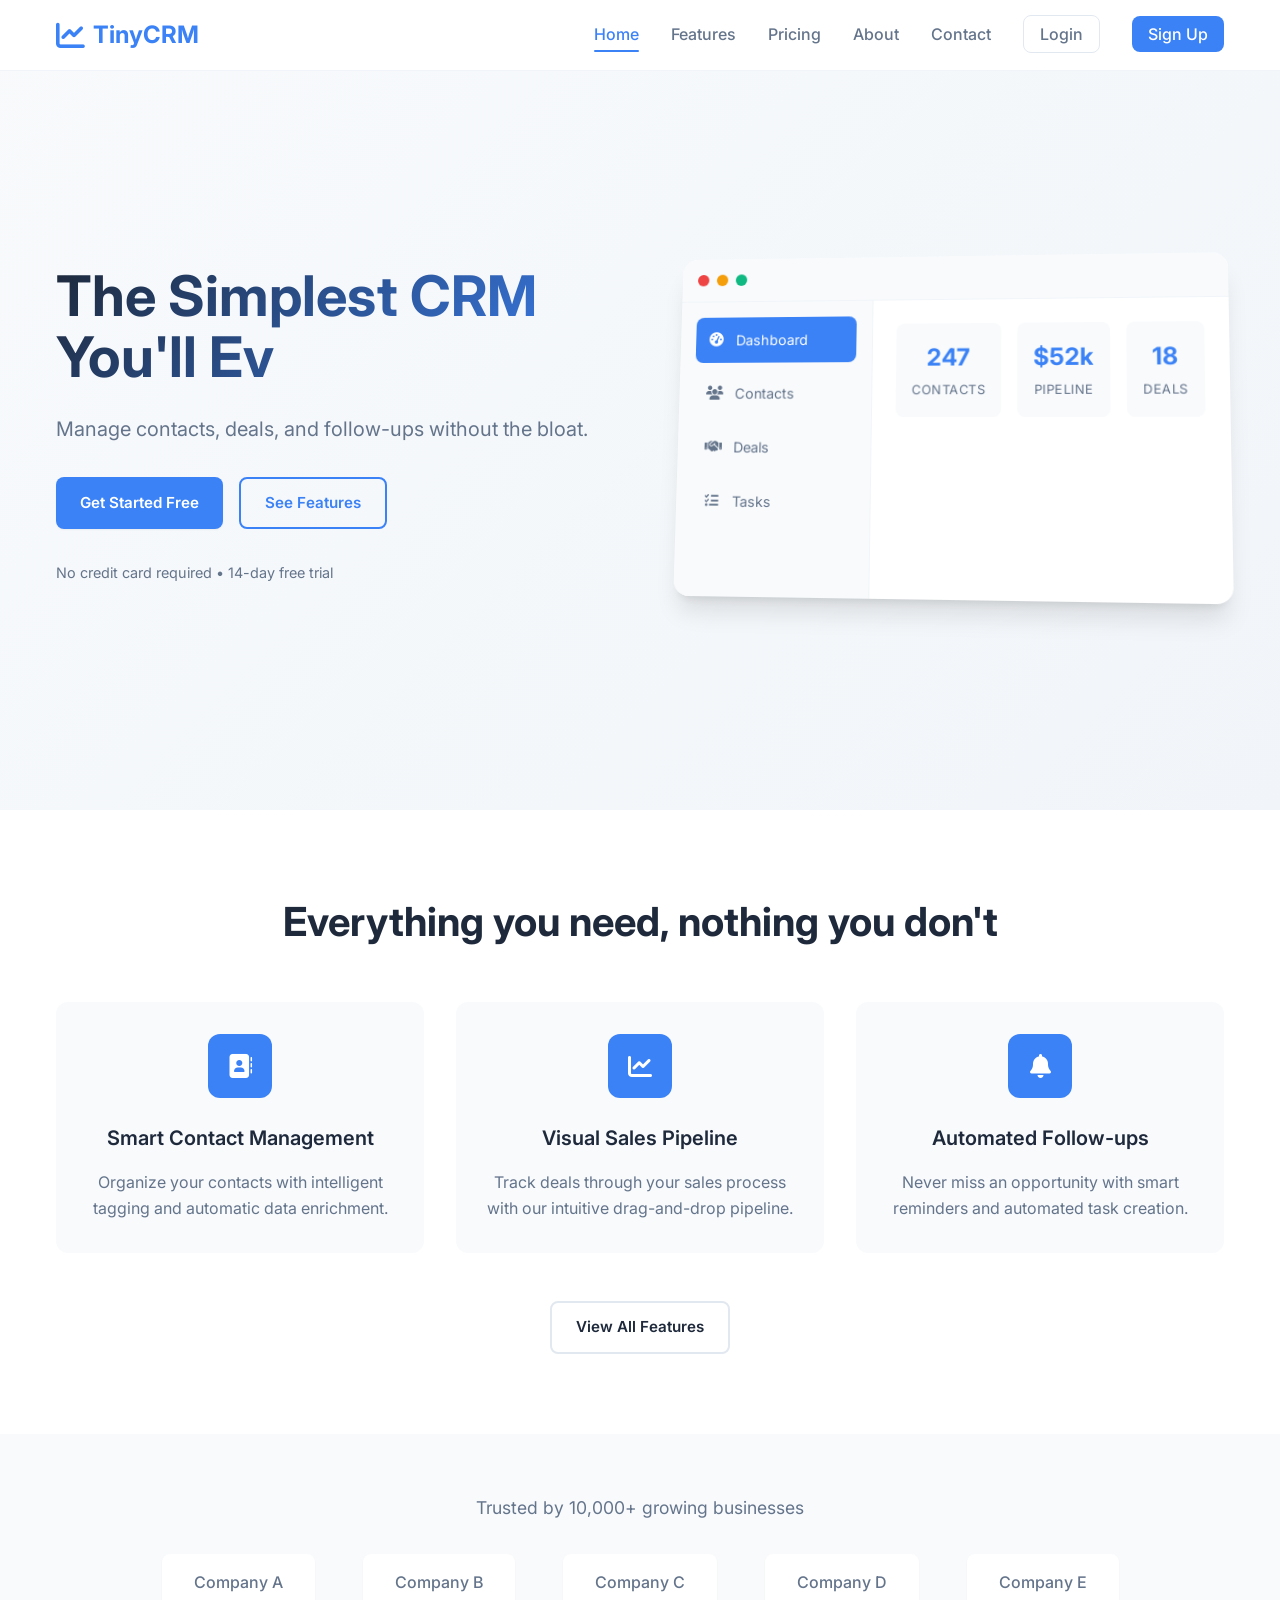
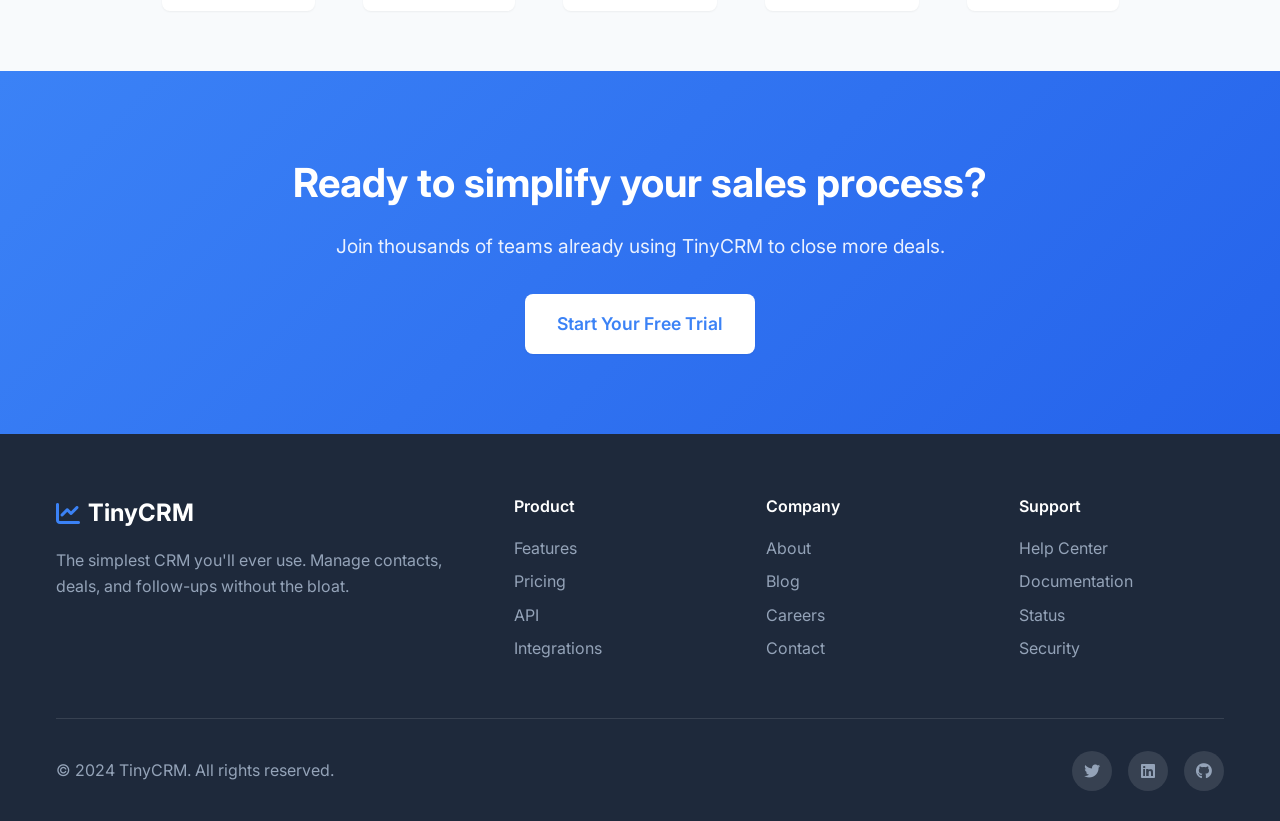
<file: index.html>
<!DOCTYPE html>
<html lang="en">
<head>
    <meta charset="UTF-8">
    <meta name="viewport" content="width=device-width, initial-scale=1.0">
    <title>TinyCRM - The Simplest CRM You'll Ever Use</title>
    <link rel="stylesheet" href="styles.css">
    <link rel="preconnect" href="https://fonts.googleapis.com">
    <link rel="preconnect" href="https://fonts.gstatic.com" crossorigin>
    <link href="https://fonts.googleapis.com/css2?family=Inter:wght@300;400;500;600;700&display=swap" rel="stylesheet">
    <link rel="stylesheet" href="https://cdnjs.cloudflare.com/ajax/libs/font-awesome/6.4.0/css/all.min.css">
    <link rel="icon" type="image/x-icon" href="favicon.ico">
</head>
<body>
    <nav class="navbar">
        <div class="nav-container">
            <div class="nav-logo">
                <i class="fas fa-chart-line"></i>
                <span>TinyCRM</span>
            </div>
            <ul class="nav-menu">
                <li><a href="index.html" class="nav-link active">Home</a></li>
                <li><a href="features.html" class="nav-link">Features</a></li>
                <li><a href="pricing.html" class="nav-link">Pricing</a></li>
                <li><a href="about.html" class="nav-link">About</a></li>
                <li><a href="contact.html" class="nav-link">Contact</a></li>
                <li><a href="login.html" class="nav-link login-btn">Login</a></li>
                <li><a href="signup.html" class="nav-link signup-btn">Sign Up</a></li>
            </ul>
            <div class="hamburger">
                <span class="bar"></span>
                <span class="bar"></span>
                <span class="bar"></span>
            </div>
        </div>
    </nav>

    <main>
        <!-- Hero Section -->
        <section class="hero">
            <div class="container">
                <div class="hero-content">
                    <div class="hero-text">
                        <h1 class="hero-title fade-in">The Simplest CRM You'll Ever Use</h1>
                        <p class="hero-subtitle fade-in-delay-1">Manage contacts, deals, and follow-ups without the bloat.</p>
                        <div class="hero-buttons fade-in-delay-2">
                            <a href="signup.html" class="btn btn-primary">Get Started Free</a>
                            <a href="features.html" class="btn btn-secondary">See Features</a>
                        </div>
                        <p class="hero-note fade-in-delay-3">No credit card required • 14-day free trial</p>
                    </div>
                    <div class="hero-image fade-in-delay-1">
                        <div class="dashboard-mockup">
                            <div class="mockup-header">
                                <div class="mockup-dots">
                                    <span></span>
                                    <span></span>
                                    <span></span>
                                </div>
                            </div>
                            <div class="mockup-content">
                                <div class="mockup-sidebar">
                                    <div class="sidebar-item active">
                                        <i class="fas fa-tachometer-alt"></i>
                                        <span>Dashboard</span>
                                    </div>
                                    <div class="sidebar-item">
                                        <i class="fas fa-users"></i>
                                        <span>Contacts</span>
                                    </div>
                                    <div class="sidebar-item">
                                        <i class="fas fa-handshake"></i>
                                        <span>Deals</span>
                                    </div>
                                    <div class="sidebar-item">
                                        <i class="fas fa-tasks"></i>
                                        <span>Tasks</span>
                                    </div>
                                </div>
                                <div class="mockup-main">
                                    <div class="mockup-stats">
                                        <div class="stat-card">
                                            <div class="stat-number">247</div>
                                            <div class="stat-label">Contacts</div>
                                        </div>
                                        <div class="stat-card">
                                            <div class="stat-number">$52k</div>
                                            <div class="stat-label">Pipeline</div>
                                        </div>
                                        <div class="stat-card">
                                            <div class="stat-number">18</div>
                                            <div class="stat-label">Deals</div>
                                        </div>
                                    </div>
                                </div>
                            </div>
                        </div>
                    </div>
                </div>
            </div>
        </section>

        <!-- Features Preview -->
        <section class="features-preview">
            <div class="container">
                <h2 class="section-title">Everything you need, nothing you don't</h2>
                <div class="features-grid">
                    <div class="feature-card fade-in-up">
                        <div class="feature-icon">
                            <i class="fas fa-address-book"></i>
                        </div>
                        <h3>Smart Contact Management</h3>
                        <p>Organize your contacts with intelligent tagging and automatic data enrichment.</p>
                    </div>
                    <div class="feature-card fade-in-up delay-1">
                        <div class="feature-icon">
                            <i class="fas fa-chart-line"></i>
                        </div>
                        <h3>Visual Sales Pipeline</h3>
                        <p>Track deals through your sales process with our intuitive drag-and-drop pipeline.</p>
                    </div>
                    <div class="feature-card fade-in-up delay-2">
                        <div class="feature-icon">
                            <i class="fas fa-bell"></i>
                        </div>
                        <h3>Automated Follow-ups</h3>
                        <p>Never miss an opportunity with smart reminders and automated task creation.</p>
                    </div>
                </div>
                <div class="features-cta">
                    <a href="features.html" class="btn btn-outline">View All Features</a>
                </div>
            </div>
        </section>

        <!-- Social Proof -->
        <section class="social-proof">
            <div class="container">
                <p class="social-proof-text">Trusted by 10,000+ growing businesses</p>
                <div class="company-logos">
                    <div class="logo-placeholder">Company A</div>
                    <div class="logo-placeholder">Company B</div>
                    <div class="logo-placeholder">Company C</div>
                    <div class="logo-placeholder">Company D</div>
                    <div class="logo-placeholder">Company E</div>
                </div>
            </div>
        </section>

        <!-- CTA Section -->
        <section class="cta-section">
            <div class="container">
                <div class="cta-content">
                    <h2>Ready to simplify your sales process?</h2>
                    <p>Join thousands of teams already using TinyCRM to close more deals.</p>
                    <a href="signup.html" class="btn btn-primary btn-large">Start Your Free Trial</a>
                </div>
            </div>
        </section>
    </main>

    <footer class="footer">
        <div class="container">
            <div class="footer-content">
                <div class="footer-section">
                    <div class="footer-logo">
                        <i class="fas fa-chart-line"></i>
                        <span>TinyCRM</span>
                    </div>
                    <p>The simplest CRM you'll ever use. Manage contacts, deals, and follow-ups without the bloat.</p>
                </div>
                <div class="footer-section">
                    <h4>Product</h4>
                    <ul>
                        <li><a href="features.html">Features</a></li>
                        <li><a href="pricing.html">Pricing</a></li>
                        <li><a href="#">API</a></li>
                        <li><a href="#">Integrations</a></li>
                    </ul>
                </div>
                <div class="footer-section">
                    <h4>Company</h4>
                    <ul>
                        <li><a href="about.html">About</a></li>
                        <li><a href="#">Blog</a></li>
                        <li><a href="#">Careers</a></li>
                        <li><a href="contact.html">Contact</a></li>
                    </ul>
                </div>
                <div class="footer-section">
                    <h4>Support</h4>
                    <ul>
                        <li><a href="#">Help Center</a></li>
                        <li><a href="#">Documentation</a></li>
                        <li><a href="#">Status</a></li>
                        <li><a href="#">Security</a></li>
                    </ul>
                </div>
            </div>
            <div class="footer-bottom">
                <div class="footer-copyright">
                    <p>&copy; 2024 TinyCRM. All rights reserved.</p>
                </div>
                <div class="footer-social">
                    <a href="#" class="social-link"><i class="fab fa-twitter"></i></a>
                    <a href="#" class="social-link"><i class="fab fa-linkedin"></i></a>
                    <a href="#" class="social-link"><i class="fab fa-github"></i></a>
                </div>
            </div>
        </div>
    </footer>

    <script src="script.js"></script>
</body>
</html>
</file>
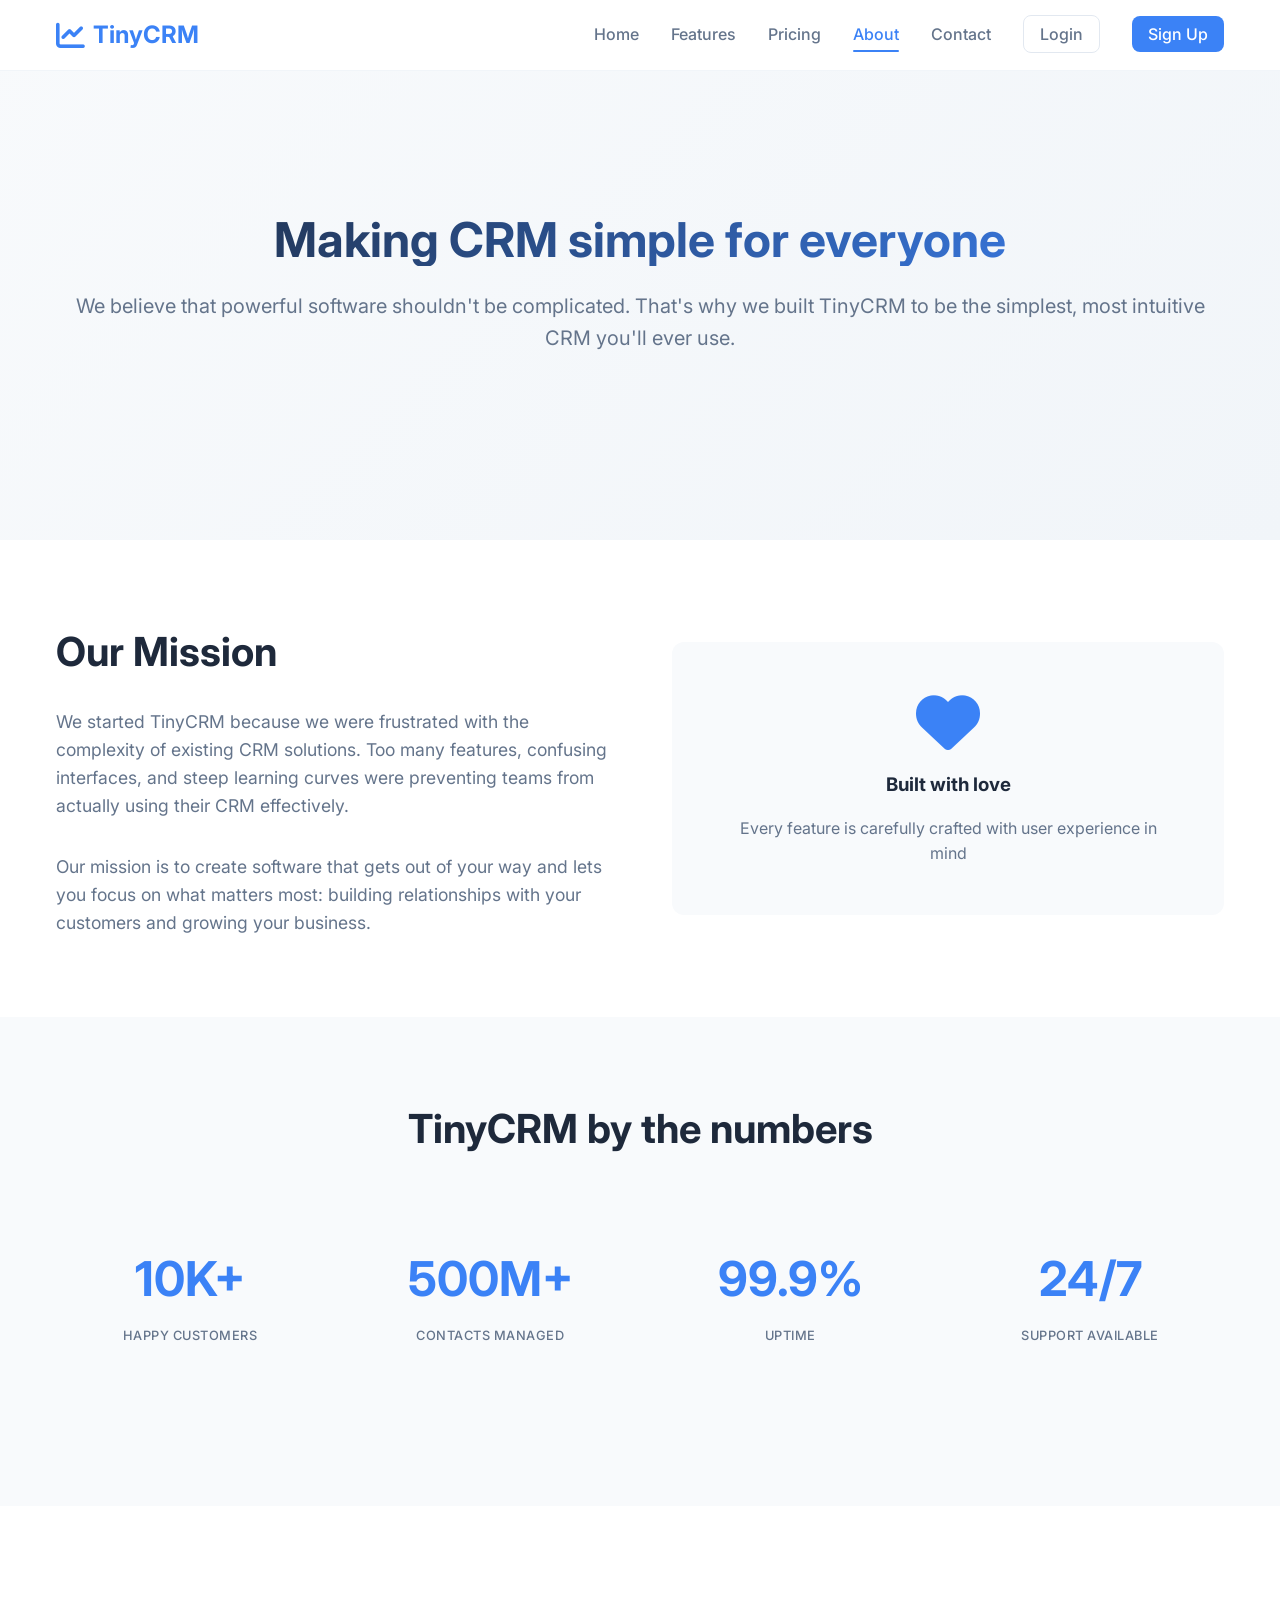
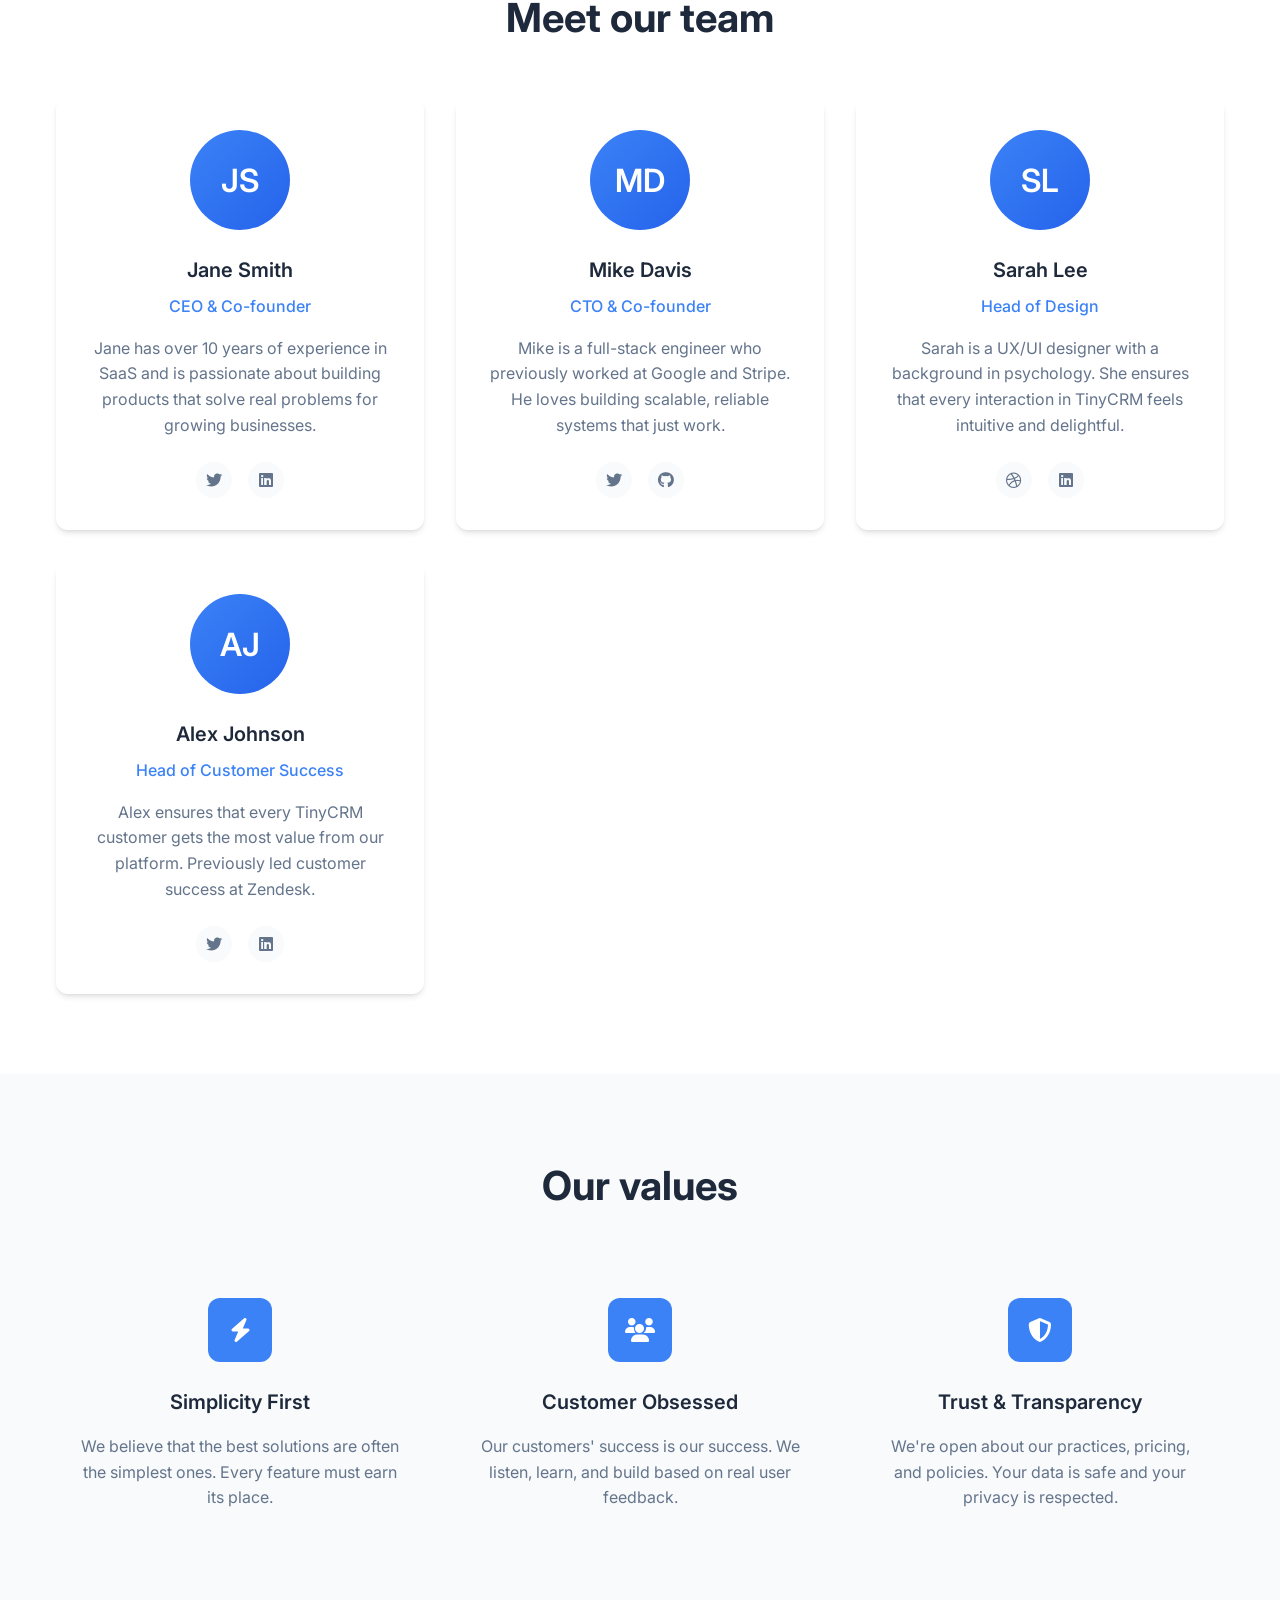
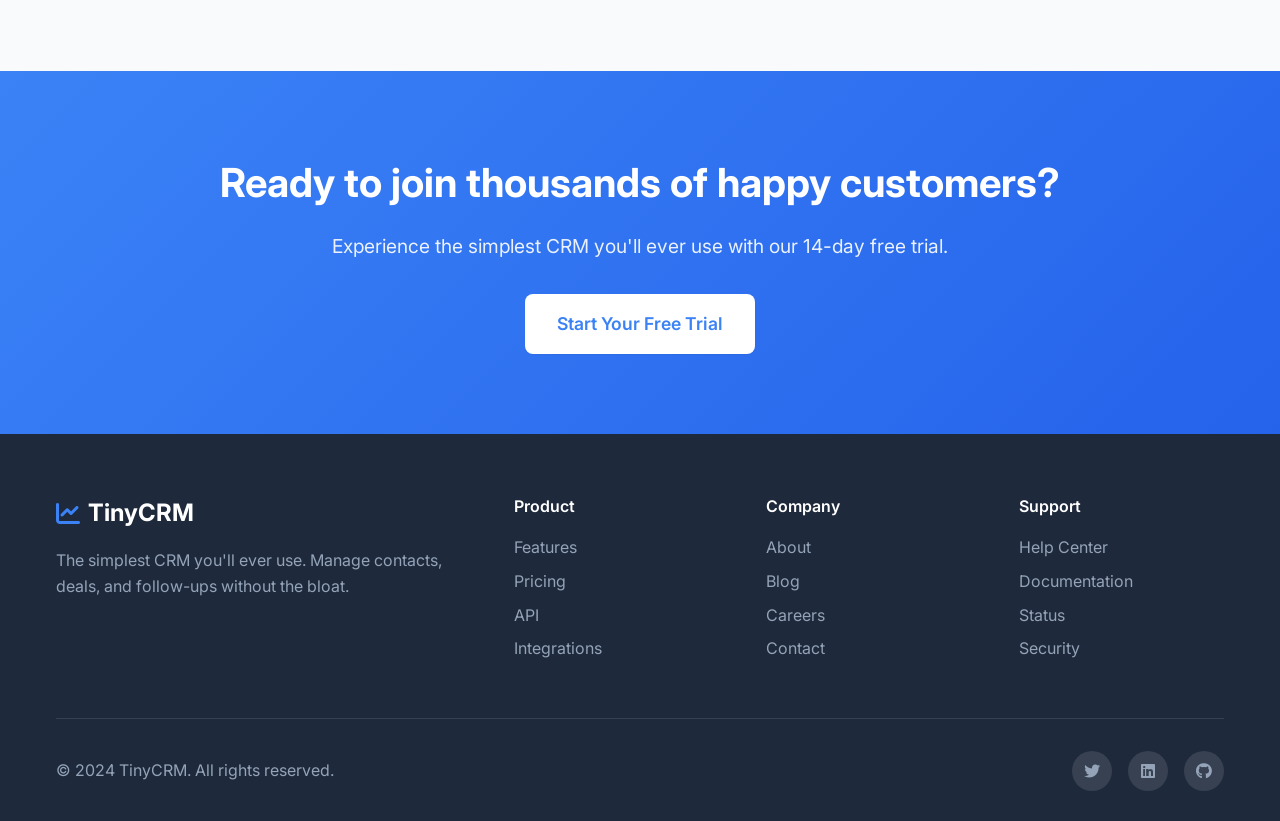
<file: about.html>
<!DOCTYPE html>
<html lang="en">
  <head>
    <meta charset="UTF-8" />
    <meta name="viewport" content="width=device-width, initial-scale=1.0" />
    <title>About - TinyCRM</title>
    <link rel="stylesheet" href="styles.css" />
    <link rel="preconnect" href="https://fonts.googleapis.com" />
    <link rel="preconnect" href="https://fonts.gstatic.com" crossorigin />
    <link
      href="https://fonts.googleapis.com/css2?family=Inter:wght@300;400;500;600;700&display=swap"
      rel="stylesheet"
    />
    <link
      rel="stylesheet"
      href="https://cdnjs.cloudflare.com/ajax/libs/font-awesome/6.4.0/css/all.min.css"
    />
    <link rel="icon" type="image/x-icon" href="favicon.ico" />
    <style>
      .team-grid {
        display: grid;
        grid-template-columns: repeat(auto-fit, minmax(280px, 1fr));
        gap: 2rem;
        margin-top: 3rem;
      }

      .team-card {
        background: white;
        border-radius: var(--radius-lg);
        padding: 2rem;
        text-align: center;
        box-shadow: var(--shadow-md);
        transition: all 0.3s ease;
      }

      .team-card:hover {
        transform: translateY(-5px);
        box-shadow: var(--shadow-lg);
      }

      .team-avatar {
        width: 100px;
        height: 100px;
        border-radius: 50%;
        background: linear-gradient(
          135deg,
          var(--primary-color),
          var(--primary-dark)
        );
        margin: 0 auto 1.5rem;
        display: flex;
        align-items: center;
        justify-content: center;
        font-size: 2rem;
        color: white;
        font-weight: 600;
      }

      .team-name {
        font-size: 1.25rem;
        font-weight: 600;
        color: var(--text-primary);
        margin-bottom: 0.5rem;
      }

      .team-role {
        color: var(--primary-color);
        font-weight: 500;
        margin-bottom: 1rem;
      }

      .team-bio {
        color: var(--text-secondary);
        line-height: 1.6;
        margin-bottom: 1.5rem;
      }

      .team-social {
        display: flex;
        justify-content: center;
        gap: 1rem;
      }

      .team-social a {
        width: 36px;
        height: 36px;
        border-radius: 50%;
        background: var(--surface-color);
        display: flex;
        align-items: center;
        justify-content: center;
        color: var(--text-secondary);
        text-decoration: none;
        transition: all 0.3s ease;
      }

      .team-social a:hover {
        background: var(--primary-color);
        color: white;
        transform: translateY(-2px);
      }

      .stats-grid {
        display: grid;
        grid-template-columns: repeat(auto-fit, minmax(200px, 1fr));
        gap: 2rem;
        margin: 3rem 0;
      }

      .stat-item {
        text-align: center;
        padding: 2rem 1rem;
      }

      .stat-number {
        font-size: 3rem;
        font-weight: 700;
        color: var(--primary-color);
        margin-bottom: 0.5rem;
      }

      .stat-label {
        color: var(--text-secondary);
        font-weight: 500;
      }
    </style>
  </head>
  <body>
    <nav class="navbar">
      <div class="nav-container">
        <div class="nav-logo">
          <i class="fas fa-chart-line"></i>
          <span>TinyCRM</span>
        </div>
        <ul class="nav-menu">
          <li><a href="index.html" class="nav-link">Home</a></li>
          <li><a href="features.html" class="nav-link">Features</a></li>
          <li><a href="pricing.html" class="nav-link">Pricing</a></li>
          <li><a href="about.html" class="nav-link active">About</a></li>
          <li><a href="contact.html" class="nav-link">Contact</a></li>
          <li><a href="login.html" class="nav-link login-btn">Login</a></li>
          <li><a href="signup.html" class="nav-link signup-btn">Sign Up</a></li>
        </ul>
        <div class="hamburger">
          <span class="bar"></span>
          <span class="bar"></span>
          <span class="bar"></span>
        </div>
      </div>
    </nav>

    <main>
      <!-- Hero Section -->
      <section class="hero" style="min-height: 60vh; padding: 120px 0 60px">
        <div class="container">
          <div
            class="hero-content"
            style="grid-template-columns: 1fr; text-align: center; gap: 2rem"
          >
            <div class="hero-text">
              <h1 class="hero-title" style="font-size: 3rem">
                Making CRM simple for everyone
              </h1>
              <p class="hero-subtitle">
                We believe that powerful software shouldn't be complicated.
                That's why we built TinyCRM to be the simplest, most intuitive
                CRM you'll ever use.
              </p>
            </div>
          </div>
        </div>
      </section>

      <!-- Mission Section -->
      <section style="padding: 80px 0; background: white">
        <div class="container">
          <div
            style="
              display: grid;
              grid-template-columns: 1fr 1fr;
              gap: 4rem;
              align-items: center;
            "
          >
            <div>
              <h2
                style="
                  font-size: 2.5rem;
                  margin-bottom: 1.5rem;
                  color: var(--text-primary);
                "
              >
                Our Mission
              </h2>
              <p
                style="
                  font-size: 1.1rem;
                  line-height: 1.6;
                  color: var(--text-secondary);
                  margin-bottom: 2rem;
                "
              >
                We started TinyCRM because we were frustrated with the
                complexity of existing CRM solutions. Too many features,
                confusing interfaces, and steep learning curves were preventing
                teams from actually using their CRM effectively.
              </p>
              <p
                style="
                  font-size: 1.1rem;
                  line-height: 1.6;
                  color: var(--text-secondary);
                "
              >
                Our mission is to create software that gets out of your way and
                lets you focus on what matters most: building relationships with
                your customers and growing your business.
              </p>
            </div>
            <div style="text-align: center">
              <div
                style="
                  background: var(--surface-color);
                  padding: 3rem;
                  border-radius: var(--radius-lg);
                "
              >
                <i
                  class="fas fa-heart"
                  style="
                    font-size: 4rem;
                    color: var(--primary-color);
                    margin-bottom: 1rem;
                  "
                ></i>
                <h3 style="color: var(--text-primary); margin-bottom: 1rem">
                  Built with love
                </h3>
                <p style="color: var(--text-secondary)">
                  Every feature is carefully crafted with user experience in
                  mind
                </p>
              </div>
            </div>
          </div>
        </div>
      </section>

      <!-- Stats Section -->
      <section style="padding: 80px 0; background: var(--surface-color)">
        <div class="container">
          <h2 class="section-title">TinyCRM by the numbers</h2>
          <div class="stats-grid">
            <div class="stat-item">
              <div class="stat-number">10K+</div>
              <div class="stat-label">Happy Customers</div>
            </div>
            <div class="stat-item">
              <div class="stat-number">500M+</div>
              <div class="stat-label">Contacts Managed</div>
            </div>
            <div class="stat-item">
              <div class="stat-number">99.9%</div>
              <div class="stat-label">Uptime</div>
            </div>
            <div class="stat-item">
              <div class="stat-number">24/7</div>
              <div class="stat-label">Support Available</div>
            </div>
          </div>
        </div>
      </section>

      <!-- Team Section -->
      <section style="padding: 80px 0; background: white">
        <div class="container">
          <h2 class="section-title">Meet our team</h2>
          <div class="team-grid">
            <div class="team-card fade-in-up">
              <div class="team-avatar">JS</div>
              <div class="team-name">Jane Smith</div>
              <div class="team-role">CEO & Co-founder</div>
              <div class="team-bio">
                Jane has over 10 years of experience in SaaS and is passionate
                about building products that solve real problems for growing
                businesses.
              </div>
              <div class="team-social">
                <a href="#"><i class="fab fa-twitter"></i></a>
                <a href="#"><i class="fab fa-linkedin"></i></a>
              </div>
            </div>

            <div class="team-card fade-in-up delay-1">
              <div class="team-avatar">MD</div>
              <div class="team-name">Mike Davis</div>
              <div class="team-role">CTO & Co-founder</div>
              <div class="team-bio">
                Mike is a full-stack engineer who previously worked at Google
                and Stripe. He loves building scalable, reliable systems that
                just work.
              </div>
              <div class="team-social">
                <a href="#"><i class="fab fa-twitter"></i></a>
                <a href="#"><i class="fab fa-github"></i></a>
              </div>
            </div>

            <div class="team-card fade-in-up delay-2">
              <div class="team-avatar">SL</div>
              <div class="team-name">Sarah Lee</div>
              <div class="team-role">Head of Design</div>
              <div class="team-bio">
                Sarah is a UX/UI designer with a background in psychology. She
                ensures that every interaction in TinyCRM feels intuitive and
                delightful.
              </div>
              <div class="team-social">
                <a href="#"><i class="fab fa-dribbble"></i></a>
                <a href="#"><i class="fab fa-linkedin"></i></a>
              </div>
            </div>

            <div class="team-card fade-in-up">
              <div class="team-avatar">AJ</div>
              <div class="team-name">Alex Johnson</div>
              <div class="team-role">Head of Customer Success</div>
              <div class="team-bio">
                Alex ensures that every TinyCRM customer gets the most value
                from our platform. Previously led customer success at Zendesk.
              </div>
              <div class="team-social">
                <a href="#"><i class="fab fa-twitter"></i></a>
                <a href="#"><i class="fab fa-linkedin"></i></a>
              </div>
            </div>
          </div>
        </div>
      </section>

      <!-- Values Section -->
      <section style="padding: 80px 0; background: var(--surface-color)">
        <div class="container">
          <h2 class="section-title">Our values</h2>
          <div class="features-grid">
            <div class="feature-card">
              <div class="feature-icon">
                <i class="fas fa-bolt"></i>
              </div>
              <h3>Simplicity First</h3>
              <p>
                We believe that the best solutions are often the simplest ones.
                Every feature must earn its place.
              </p>
            </div>
            <div class="feature-card">
              <div class="feature-icon">
                <i class="fas fa-users"></i>
              </div>
              <h3>Customer Obsessed</h3>
              <p>
                Our customers' success is our success. We listen, learn, and
                build based on real user feedback.
              </p>
            </div>
            <div class="feature-card">
              <div class="feature-icon">
                <i class="fas fa-shield-alt"></i>
              </div>
              <h3>Trust & Transparency</h3>
              <p>
                We're open about our practices, pricing, and policies. Your data
                is safe and your privacy is respected.
              </p>
            </div>
          </div>
        </div>
      </section>

      <!-- CTA Section -->
      <section class="cta-section">
        <div class="container">
          <div class="cta-content">
            <h2>Ready to join thousands of happy customers?</h2>
            <p>
              Experience the simplest CRM you'll ever use with our 14-day free
              trial.
            </p>
            <a href="signup.html" class="btn btn-primary btn-large"
              >Start Your Free Trial</a
            >
          </div>
        </div>
      </section>
    </main>

    <footer class="footer">
      <div class="container">
        <div class="footer-content">
          <div class="footer-section">
            <div class="footer-logo">
              <i class="fas fa-chart-line"></i>
              <span>TinyCRM</span>
            </div>
            <p>
              The simplest CRM you'll ever use. Manage contacts, deals, and
              follow-ups without the bloat.
            </p>
          </div>
          <div class="footer-section">
            <h4>Product</h4>
            <ul>
              <li><a href="features.html">Features</a></li>
              <li><a href="pricing.html">Pricing</a></li>
              <li><a href="#">API</a></li>
              <li><a href="#">Integrations</a></li>
            </ul>
          </div>
          <div class="footer-section">
            <h4>Company</h4>
            <ul>
              <li><a href="about.html">About</a></li>
              <li><a href="#">Blog</a></li>
              <li><a href="#">Careers</a></li>
              <li><a href="contact.html">Contact</a></li>
            </ul>
          </div>
          <div class="footer-section">
            <h4>Support</h4>
            <ul>
              <li><a href="#">Help Center</a></li>
              <li><a href="#">Documentation</a></li>
              <li><a href="#">Status</a></li>
              <li><a href="#">Security</a></li>
            </ul>
          </div>
        </div>
        <div class="footer-bottom">
          <div class="footer-copyright">
            <p>&copy; 2024 TinyCRM. All rights reserved.</p>
          </div>
          <div class="footer-social">
            <a href="#" class="social-link"><i class="fab fa-twitter"></i></a>
            <a href="#" class="social-link"><i class="fab fa-linkedin"></i></a>
            <a href="#" class="social-link"><i class="fab fa-github"></i></a>
          </div>
        </div>
      </div>
    </footer>

    <script src="script.js"></script>
  </body>
</html>
</file>
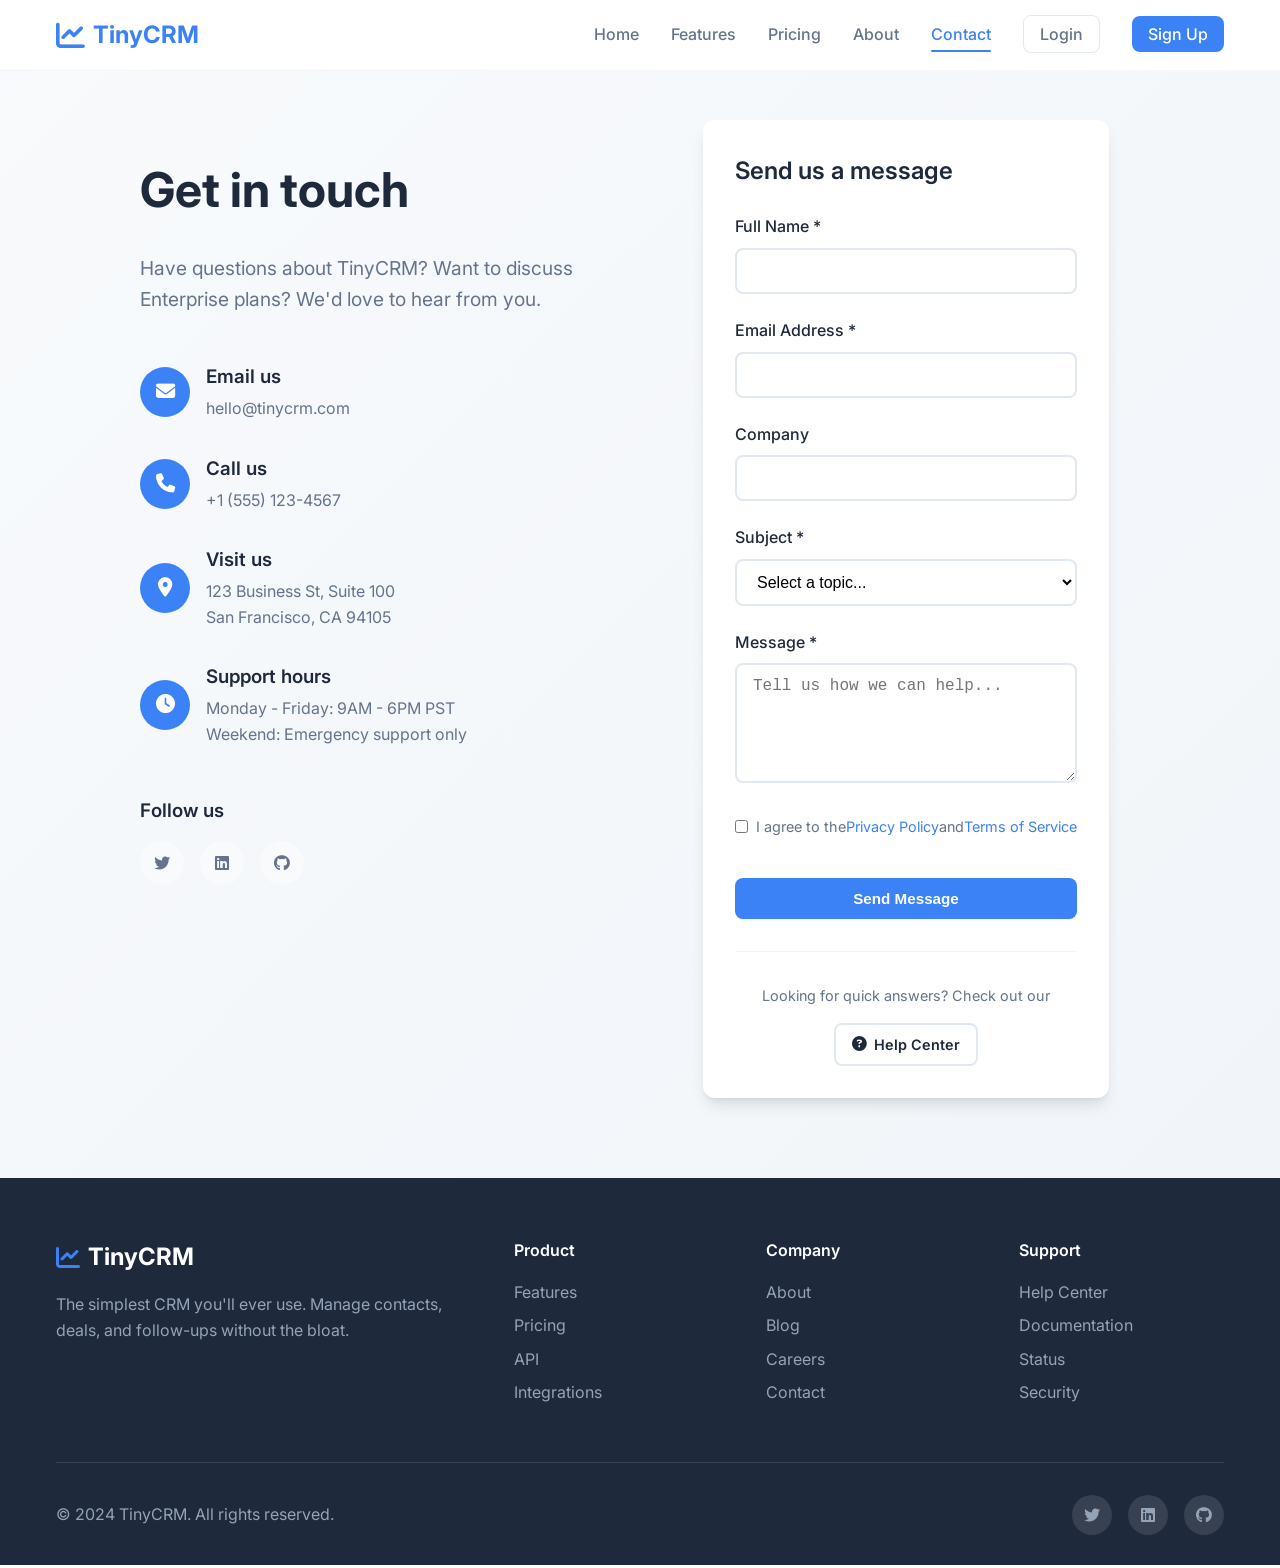
<file: contact.html>
<!DOCTYPE html>
<html lang="en">
  <head>
    <meta charset="UTF-8" />
    <meta name="viewport" content="width=device-width, initial-scale=1.0" />
    <title>Contact - TinyCRM</title>
    <link rel="stylesheet" href="styles.css" />
    <link rel="preconnect" href="https://fonts.googleapis.com" />
    <link rel="preconnect" href="https://fonts.gstatic.com" crossorigin />
    <link
      href="https://fonts.googleapis.com/css2?family=Inter:wght@300;400;500;600;700&display=swap"
      rel="stylesheet"
    />
    <link
      rel="stylesheet"
      href="https://cdnjs.cloudflare.com/ajax/libs/font-awesome/6.4.0/css/all.min.css"
    />
    <link rel="icon" type="image/x-icon" href="favicon.ico" />
  </head>
  <body>
    <nav class="navbar">
      <div class="nav-container">
        <div class="nav-logo">
          <i class="fas fa-chart-line"></i>
          <span>TinyCRM</span>
        </div>
        <ul class="nav-menu">
          <li><a href="index.html" class="nav-link">Home</a></li>
          <li><a href="features.html" class="nav-link">Features</a></li>
          <li><a href="pricing.html" class="nav-link">Pricing</a></li>
          <li><a href="about.html" class="nav-link">About</a></li>
          <li><a href="contact.html" class="nav-link active">Contact</a></li>
          <li><a href="login.html" class="nav-link login-btn">Login</a></li>
          <li><a href="signup.html" class="nav-link signup-btn">Sign Up</a></li>
        </ul>
        <div class="hamburger">
          <span class="bar"></span>
          <span class="bar"></span>
          <span class="bar"></span>
        </div>
      </div>
    </nav>

    <main>
      <section
        style="
          padding: 120px 0 80px;
          background: linear-gradient(135deg, #f8fafc 0%, #f1f5f9 100%);
          min-height: 100vh;
        "
      >
        <div class="container">
          <div
            style="
              display: grid;
              grid-template-columns: 1fr 1fr;
              gap: 4rem;
              align-items: start;
              max-width: 1000px;
              margin: 0 auto;
            "
          >
            <!-- Contact Info -->
            <div style="padding: 2rem 0">
              <h1
                style="
                  font-size: 3rem;
                  font-weight: 700;
                  margin-bottom: 1.5rem;
                  color: var(--text-primary);
                "
              >
                Get in touch
              </h1>
              <p
                style="
                  font-size: 1.2rem;
                  color: var(--text-secondary);
                  margin-bottom: 3rem;
                  line-height: 1.6;
                "
              >
                Have questions about TinyCRM? Want to discuss Enterprise plans?
                We'd love to hear from you.
              </p>

              <div style="space-y: 2rem">
                <div
                  style="
                    display: flex;
                    align-items: center;
                    margin-bottom: 2rem;
                  "
                >
                  <div
                    style="
                      width: 50px;
                      height: 50px;
                      background: var(--primary-color);
                      border-radius: 50%;
                      display: flex;
                      align-items: center;
                      justify-content: center;
                      margin-right: 1rem;
                    "
                  >
                    <i
                      class="fas fa-envelope"
                      style="color: white; font-size: 1.2rem"
                    ></i>
                  </div>
                  <div>
                    <h3
                      style="
                        font-weight: 600;
                        color: var(--text-primary);
                        margin-bottom: 0.25rem;
                      "
                    >
                      Email us
                    </h3>
                    <p style="color: var(--text-secondary)">
                      hello@tinycrm.com
                    </p>
                  </div>
                </div>

                <div
                  style="
                    display: flex;
                    align-items: center;
                    margin-bottom: 2rem;
                  "
                >
                  <div
                    style="
                      width: 50px;
                      height: 50px;
                      background: var(--primary-color);
                      border-radius: 50%;
                      display: flex;
                      align-items: center;
                      justify-content: center;
                      margin-right: 1rem;
                    "
                  >
                    <i
                      class="fas fa-phone"
                      style="color: white; font-size: 1.2rem"
                    ></i>
                  </div>
                  <div>
                    <h3
                      style="
                        font-weight: 600;
                        color: var(--text-primary);
                        margin-bottom: 0.25rem;
                      "
                    >
                      Call us
                    </h3>
                    <p style="color: var(--text-secondary)">
                      +1 (555) 123-4567
                    </p>
                  </div>
                </div>

                <div
                  style="
                    display: flex;
                    align-items: center;
                    margin-bottom: 2rem;
                  "
                >
                  <div
                    style="
                      width: 50px;
                      height: 50px;
                      background: var(--primary-color);
                      border-radius: 50%;
                      display: flex;
                      align-items: center;
                      justify-content: center;
                      margin-right: 1rem;
                    "
                  >
                    <i
                      class="fas fa-map-marker-alt"
                      style="color: white; font-size: 1.2rem"
                    ></i>
                  </div>
                  <div>
                    <h3
                      style="
                        font-weight: 600;
                        color: var(--text-primary);
                        margin-bottom: 0.25rem;
                      "
                    >
                      Visit us
                    </h3>
                    <p style="color: var(--text-secondary)">
                      123 Business St, Suite 100<br />San Francisco, CA 94105
                    </p>
                  </div>
                </div>

                <div
                  style="
                    display: flex;
                    align-items: center;
                    margin-bottom: 2rem;
                  "
                >
                  <div
                    style="
                      width: 50px;
                      height: 50px;
                      background: var(--primary-color);
                      border-radius: 50%;
                      display: flex;
                      align-items: center;
                      justify-content: center;
                      margin-right: 1rem;
                    "
                  >
                    <i
                      class="fas fa-clock"
                      style="color: white; font-size: 1.2rem"
                    ></i>
                  </div>
                  <div>
                    <h3
                      style="
                        font-weight: 600;
                        color: var(--text-primary);
                        margin-bottom: 0.25rem;
                      "
                    >
                      Support hours
                    </h3>
                    <p style="color: var(--text-secondary)">
                      Monday - Friday: 9AM - 6PM PST<br />Weekend: Emergency
                      support only
                    </p>
                  </div>
                </div>
              </div>

              <div style="margin-top: 3rem">
                <h3
                  style="
                    font-weight: 600;
                    color: var(--text-primary);
                    margin-bottom: 1rem;
                  "
                >
                  Follow us
                </h3>
                <div style="display: flex; gap: 1rem">
                  <a
                    href="#"
                    style="
                      width: 44px;
                      height: 44px;
                      background: var(--surface-color);
                      border-radius: 50%;
                      display: flex;
                      align-items: center;
                      justify-content: center;
                      color: var(--text-secondary);
                      text-decoration: none;
                      transition: all 0.3s ease;
                    "
                  >
                    <i class="fab fa-twitter"></i>
                  </a>
                  <a
                    href="#"
                    style="
                      width: 44px;
                      height: 44px;
                      background: var(--surface-color);
                      border-radius: 50%;
                      display: flex;
                      align-items: center;
                      justify-content: center;
                      color: var(--text-secondary);
                      text-decoration: none;
                      transition: all 0.3s ease;
                    "
                  >
                    <i class="fab fa-linkedin"></i>
                  </a>
                  <a
                    href="#"
                    style="
                      width: 44px;
                      height: 44px;
                      background: var(--surface-color);
                      border-radius: 50%;
                      display: flex;
                      align-items: center;
                      justify-content: center;
                      color: var(--text-secondary);
                      text-decoration: none;
                      transition: all 0.3s ease;
                    "
                  >
                    <i class="fab fa-github"></i>
                  </a>
                </div>
              </div>
            </div>

            <!-- Contact Form -->
            <div class="form-container">
              <h2
                style="
                  font-size: 1.5rem;
                  font-weight: 600;
                  margin-bottom: 1.5rem;
                  color: var(--text-primary);
                "
              >
                Send us a message
              </h2>

              <form action="#" method="POST">
                <div class="form-group">
                  <label for="name" class="form-label">Full Name *</label>
                  <input
                    type="text"
                    id="name"
                    name="name"
                    class="form-input"
                    required
                  />
                </div>

                <div class="form-group">
                  <label for="email" class="form-label">Email Address *</label>
                  <input
                    type="email"
                    id="email"
                    name="email"
                    class="form-input"
                    required
                  />
                </div>

                <div class="form-group">
                  <label for="company" class="form-label">Company</label>
                  <input
                    type="text"
                    id="company"
                    name="company"
                    class="form-input"
                  />
                </div>

                <div class="form-group">
                  <label for="subject" class="form-label">Subject *</label>
                  <select
                    id="subject"
                    name="subject"
                    class="form-input"
                    required
                  >
                    <option value="">Select a topic...</option>
                    <option value="general">General Inquiry</option>
                    <option value="sales">Sales Question</option>
                    <option value="support">Technical Support</option>
                    <option value="partnership">Partnership</option>
                    <option value="feature">Feature Request</option>
                    <option value="billing">Billing Question</option>
                  </select>
                </div>

                <div class="form-group">
                  <label for="message" class="form-label">Message *</label>
                  <textarea
                    id="message"
                    name="message"
                    class="form-input form-textarea"
                    rows="5"
                    required
                    placeholder="Tell us how we can help..."
                  ></textarea>
                </div>

                <div class="form-group">
                  <label
                    style="
                      display: flex;
                      align-items: center;
                      font-size: 0.9rem;
                      color: var(--text-secondary);
                    "
                  >
                    <input
                      type="checkbox"
                      style="margin-right: 0.5rem"
                      required
                    />
                    I agree to the
                    <a
                      href="#"
                      style="color: var(--primary-color); text-decoration: none"
                      >Privacy Policy</a
                    >
                    and
                    <a
                      href="#"
                      style="color: var(--primary-color); text-decoration: none"
                      >Terms of Service</a
                    >
                  </label>
                </div>

                <button type="submit" class="btn btn-primary form-submit">
                  Send Message
                </button>
              </form>

              <div
                style="
                  margin-top: 2rem;
                  padding-top: 2rem;
                  border-top: 1px solid var(--border-light);
                  text-align: center;
                "
              >
                <p
                  style="
                    color: var(--text-secondary);
                    font-size: 0.9rem;
                    margin-bottom: 1rem;
                  "
                >
                  Looking for quick answers? Check out our
                </p>
                <a
                  href="#"
                  class="btn btn-outline"
                  style="
                    display: inline-flex;
                    padding: 0.5rem 1rem;
                    font-size: 0.9rem;
                  "
                >
                  <i
                    class="fas fa-question-circle"
                    style="margin-right: 0.5rem"
                  ></i>
                  Help Center
                </a>
              </div>
            </div>
          </div>
        </div>
      </section>
    </main>

    <footer class="footer">
      <div class="container">
        <div class="footer-content">
          <div class="footer-section">
            <div class="footer-logo">
              <i class="fas fa-chart-line"></i>
              <span>TinyCRM</span>
            </div>
            <p>
              The simplest CRM you'll ever use. Manage contacts, deals, and
              follow-ups without the bloat.
            </p>
          </div>
          <div class="footer-section">
            <h4>Product</h4>
            <ul>
              <li><a href="features.html">Features</a></li>
              <li><a href="pricing.html">Pricing</a></li>
              <li><a href="#">API</a></li>
              <li><a href="#">Integrations</a></li>
            </ul>
          </div>
          <div class="footer-section">
            <h4>Company</h4>
            <ul>
              <li><a href="about.html">About</a></li>
              <li><a href="#">Blog</a></li>
              <li><a href="#">Careers</a></li>
              <li><a href="contact.html">Contact</a></li>
            </ul>
          </div>
          <div class="footer-section">
            <h4>Support</h4>
            <ul>
              <li><a href="#">Help Center</a></li>
              <li><a href="#">Documentation</a></li>
              <li><a href="#">Status</a></li>
              <li><a href="#">Security</a></li>
            </ul>
          </div>
        </div>
        <div class="footer-bottom">
          <div class="footer-copyright">
            <p>&copy; 2024 TinyCRM. All rights reserved.</p>
          </div>
          <div class="footer-social">
            <a href="#" class="social-link"><i class="fab fa-twitter"></i></a>
            <a href="#" class="social-link"><i class="fab fa-linkedin"></i></a>
            <a href="#" class="social-link"><i class="fab fa-github"></i></a>
          </div>
        </div>
      </div>
    </footer>

    <script src="script.js"></script>
  </body>
</html>
</file>
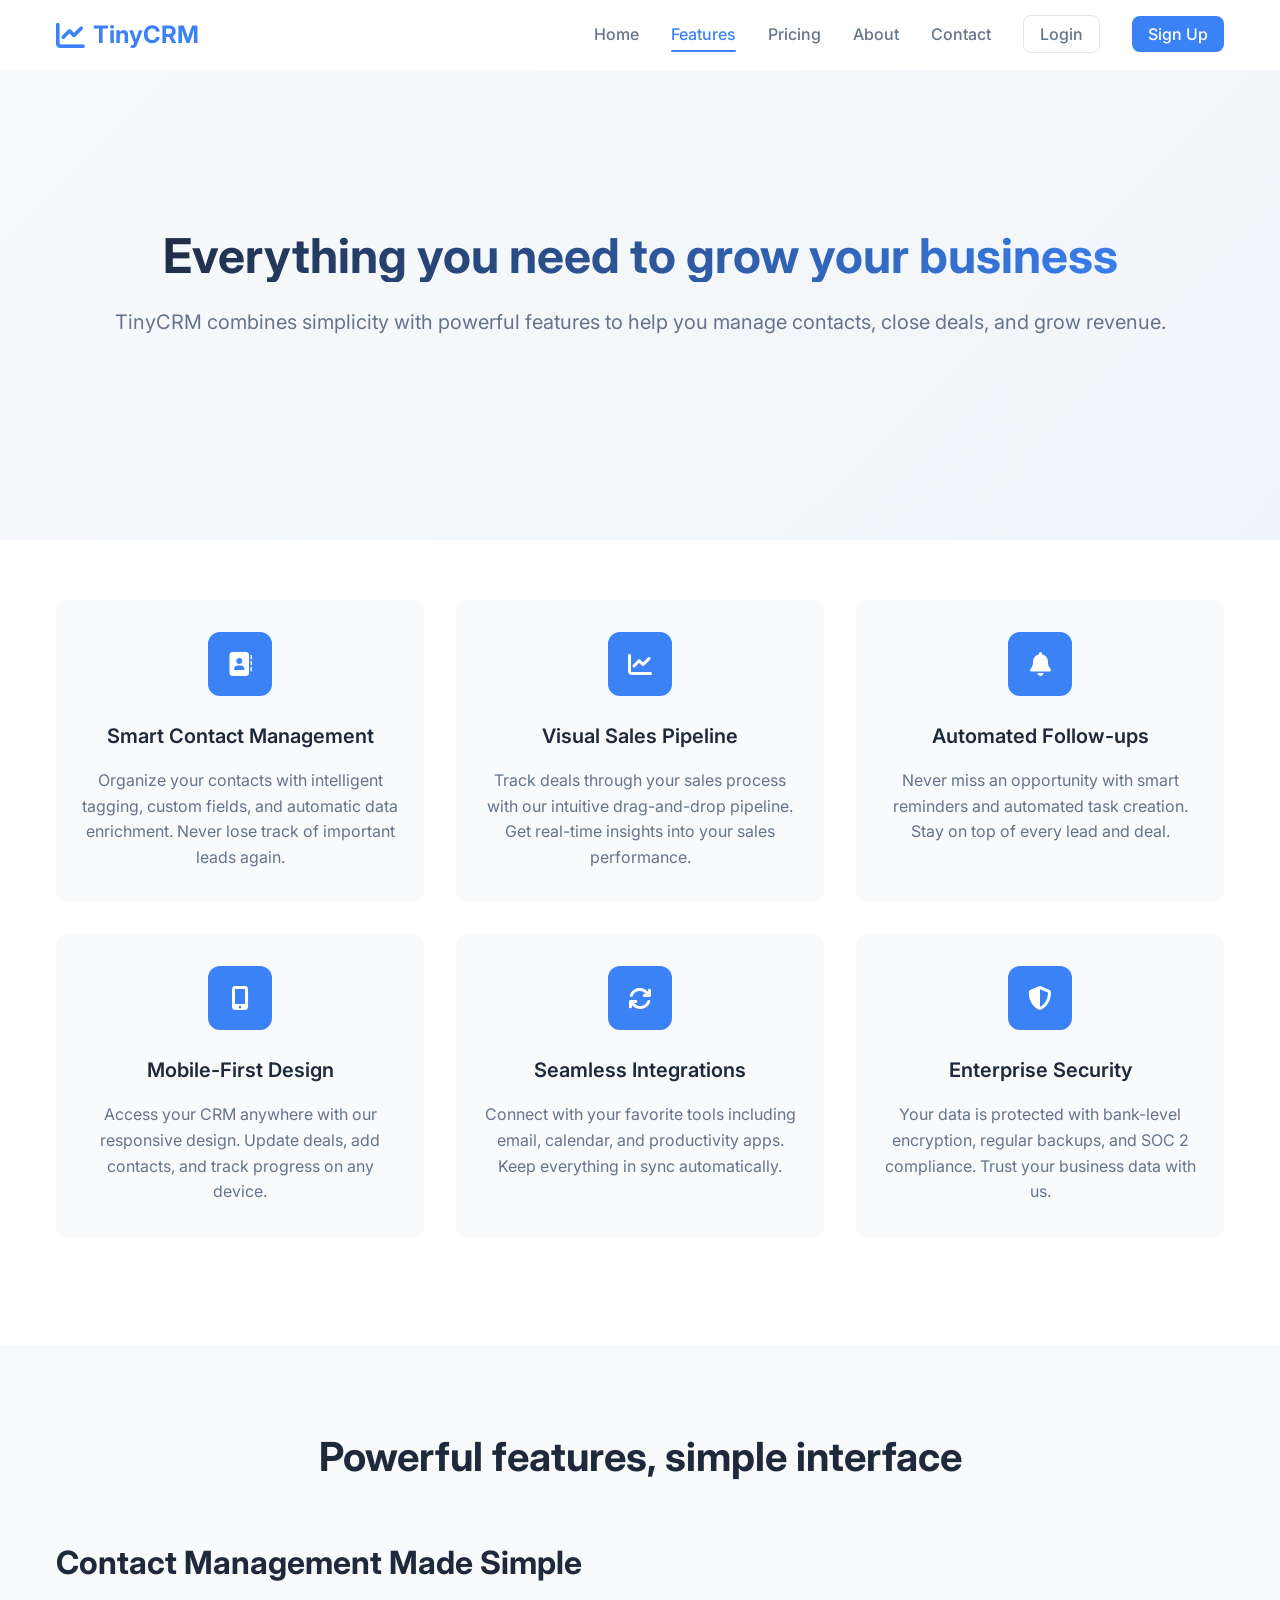
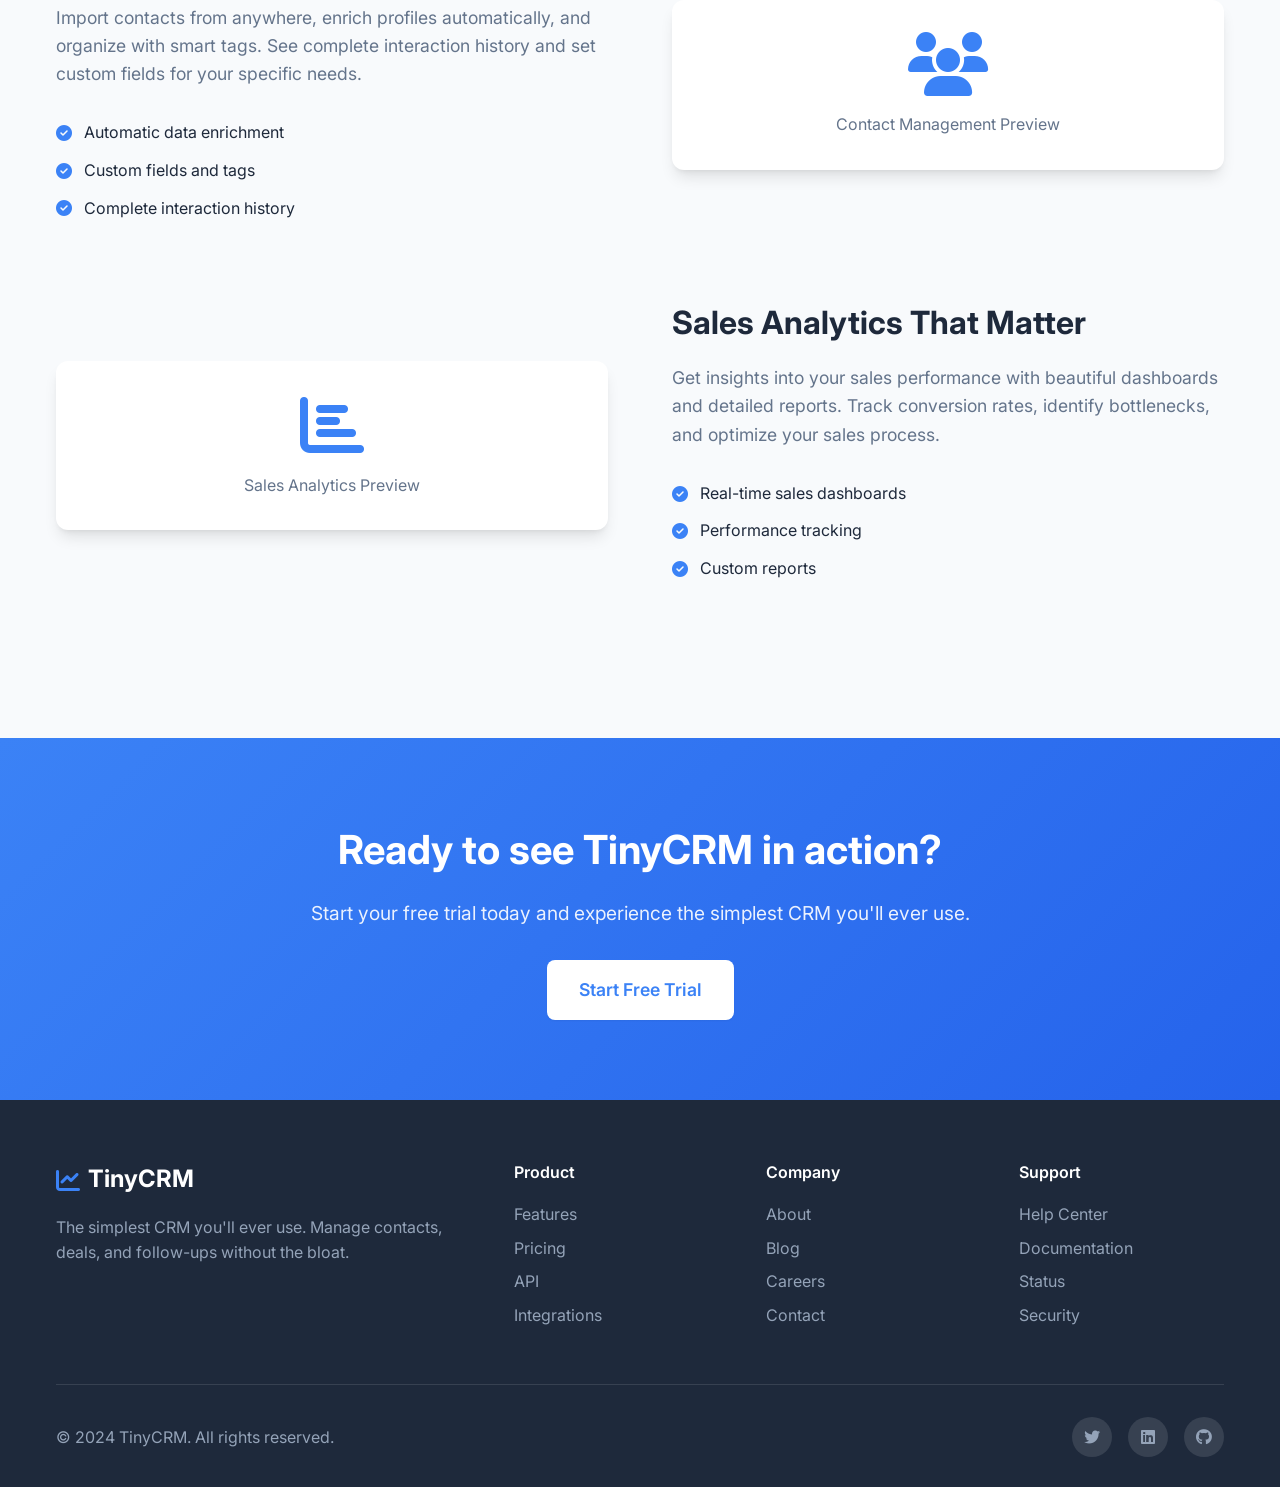
<file: features.html>
<!DOCTYPE html>
<html lang="en">
  <head>
    <meta charset="UTF-8" />
    <meta name="viewport" content="width=device-width, initial-scale=1.0" />
    <title>Features - TinyCRM</title>
    <link rel="stylesheet" href="styles.css" />
    <link rel="preconnect" href="https://fonts.googleapis.com" />
    <link rel="preconnect" href="https://fonts.gstatic.com" crossorigin />
    <link
      href="https://fonts.googleapis.com/css2?family=Inter:wght@300;400;500;600;700&display=swap"
      rel="stylesheet"
    />
    <link
      rel="stylesheet"
      href="https://cdnjs.cloudflare.com/ajax/libs/font-awesome/6.4.0/css/all.min.css"
    />
    <link rel="icon" type="image/x-icon" href="favicon.ico" />
  </head>
  <body>
    <nav class="navbar">
      <div class="nav-container">
        <div class="nav-logo">
          <i class="fas fa-chart-line"></i>
          <span>TinyCRM</span>
        </div>
        <ul class="nav-menu">
          <li><a href="index.html" class="nav-link">Home</a></li>
          <li><a href="features.html" class="nav-link active">Features</a></li>
          <li><a href="pricing.html" class="nav-link">Pricing</a></li>
          <li><a href="about.html" class="nav-link">About</a></li>
          <li><a href="contact.html" class="nav-link">Contact</a></li>
          <li><a href="login.html" class="nav-link login-btn">Login</a></li>
          <li><a href="signup.html" class="nav-link signup-btn">Sign Up</a></li>
        </ul>
        <div class="hamburger">
          <span class="bar"></span>
          <span class="bar"></span>
          <span class="bar"></span>
        </div>
      </div>
    </nav>

    <main>
      <!-- Hero Section -->
      <section class="hero" style="min-height: 60vh; padding: 120px 0 60px">
        <div class="container">
          <div
            class="hero-content"
            style="grid-template-columns: 1fr; text-align: center; gap: 2rem"
          >
            <div class="hero-text">
              <h1 class="hero-title" style="font-size: 3rem">
                Everything you need to grow your business
              </h1>
              <p class="hero-subtitle">
                TinyCRM combines simplicity with powerful features to help you
                manage contacts, close deals, and grow revenue.
              </p>
            </div>
          </div>
        </div>
      </section>

      <!-- Features Section -->
      <section class="features-preview" style="padding: 60px 0">
        <div class="container">
          <div class="features-grid">
            <div class="feature-card fade-in-up">
              <div class="feature-icon">
                <i class="fas fa-address-book"></i>
              </div>
              <h3>Smart Contact Management</h3>
              <p>
                Organize your contacts with intelligent tagging, custom fields,
                and automatic data enrichment. Never lose track of important
                leads again.
              </p>
            </div>
            <div class="feature-card fade-in-up delay-1">
              <div class="feature-icon">
                <i class="fas fa-chart-line"></i>
              </div>
              <h3>Visual Sales Pipeline</h3>
              <p>
                Track deals through your sales process with our intuitive
                drag-and-drop pipeline. Get real-time insights into your sales
                performance.
              </p>
            </div>
            <div class="feature-card fade-in-up delay-2">
              <div class="feature-icon">
                <i class="fas fa-bell"></i>
              </div>
              <h3>Automated Follow-ups</h3>
              <p>
                Never miss an opportunity with smart reminders and automated
                task creation. Stay on top of every lead and deal.
              </p>
            </div>
            <div class="feature-card fade-in-up">
              <div class="feature-icon">
                <i class="fas fa-mobile-alt"></i>
              </div>
              <h3>Mobile-First Design</h3>
              <p>
                Access your CRM anywhere with our responsive design. Update
                deals, add contacts, and track progress on any device.
              </p>
            </div>
            <div class="feature-card fade-in-up delay-1">
              <div class="feature-icon">
                <i class="fas fa-sync"></i>
              </div>
              <h3>Seamless Integrations</h3>
              <p>
                Connect with your favorite tools including email, calendar, and
                productivity apps. Keep everything in sync automatically.
              </p>
            </div>
            <div class="feature-card fade-in-up delay-2">
              <div class="feature-icon">
                <i class="fas fa-shield-alt"></i>
              </div>
              <h3>Enterprise Security</h3>
              <p>
                Your data is protected with bank-level encryption, regular
                backups, and SOC 2 compliance. Trust your business data with us.
              </p>
            </div>
          </div>
        </div>
      </section>

      <!-- Detailed Features -->
      <section style="padding: 80px 0; background: var(--surface-color)">
        <div class="container">
          <h2 class="section-title">Powerful features, simple interface</h2>

          <div
            style="
              display: grid;
              grid-template-columns: 1fr 1fr;
              gap: 4rem;
              align-items: center;
              margin-bottom: 4rem;
            "
          >
            <div>
              <h3
                style="
                  font-size: 2rem;
                  margin-bottom: 1rem;
                  color: var(--text-primary);
                "
              >
                Contact Management Made Simple
              </h3>
              <p
                style="
                  font-size: 1.1rem;
                  line-height: 1.6;
                  color: var(--text-secondary);
                  margin-bottom: 2rem;
                "
              >
                Import contacts from anywhere, enrich profiles automatically,
                and organize with smart tags. See complete interaction history
                and set custom fields for your specific needs.
              </p>
              <ul style="list-style: none; padding: 0">
                <li
                  style="
                    display: flex;
                    align-items: center;
                    margin-bottom: 0.75rem;
                  "
                >
                  <i
                    class="fas fa-check-circle"
                    style="color: var(--primary-color); margin-right: 0.75rem"
                  ></i>
                  <span>Automatic data enrichment</span>
                </li>
                <li
                  style="
                    display: flex;
                    align-items: center;
                    margin-bottom: 0.75rem;
                  "
                >
                  <i
                    class="fas fa-check-circle"
                    style="color: var(--primary-color); margin-right: 0.75rem"
                  ></i>
                  <span>Custom fields and tags</span>
                </li>
                <li
                  style="
                    display: flex;
                    align-items: center;
                    margin-bottom: 0.75rem;
                  "
                >
                  <i
                    class="fas fa-check-circle"
                    style="color: var(--primary-color); margin-right: 0.75rem"
                  ></i>
                  <span>Complete interaction history</span>
                </li>
              </ul>
            </div>
            <div style="text-align: center">
              <div
                style="
                  background: white;
                  padding: 2rem;
                  border-radius: var(--radius-lg);
                  box-shadow: var(--shadow-lg);
                "
              >
                <i
                  class="fas fa-users"
                  style="
                    font-size: 4rem;
                    color: var(--primary-color);
                    margin-bottom: 1rem;
                  "
                ></i>
                <p style="color: var(--text-secondary)">
                  Contact Management Preview
                </p>
              </div>
            </div>
          </div>

          <div
            style="
              display: grid;
              grid-template-columns: 1fr 1fr;
              gap: 4rem;
              align-items: center;
              margin-bottom: 4rem;
            "
          >
            <div style="text-align: center">
              <div
                style="
                  background: white;
                  padding: 2rem;
                  border-radius: var(--radius-lg);
                  box-shadow: var(--shadow-lg);
                "
              >
                <i
                  class="fas fa-chart-bar"
                  style="
                    font-size: 4rem;
                    color: var(--primary-color);
                    margin-bottom: 1rem;
                  "
                ></i>
                <p style="color: var(--text-secondary)">
                  Sales Analytics Preview
                </p>
              </div>
            </div>
            <div>
              <h3
                style="
                  font-size: 2rem;
                  margin-bottom: 1rem;
                  color: var(--text-primary);
                "
              >
                Sales Analytics That Matter
              </h3>
              <p
                style="
                  font-size: 1.1rem;
                  line-height: 1.6;
                  color: var(--text-secondary);
                  margin-bottom: 2rem;
                "
              >
                Get insights into your sales performance with beautiful
                dashboards and detailed reports. Track conversion rates,
                identify bottlenecks, and optimize your sales process.
              </p>
              <ul style="list-style: none; padding: 0">
                <li
                  style="
                    display: flex;
                    align-items: center;
                    margin-bottom: 0.75rem;
                  "
                >
                  <i
                    class="fas fa-check-circle"
                    style="color: var(--primary-color); margin-right: 0.75rem"
                  ></i>
                  <span>Real-time sales dashboards</span>
                </li>
                <li
                  style="
                    display: flex;
                    align-items: center;
                    margin-bottom: 0.75rem;
                  "
                >
                  <i
                    class="fas fa-check-circle"
                    style="color: var(--primary-color); margin-right: 0.75rem"
                  ></i>
                  <span>Performance tracking</span>
                </li>
                <li
                  style="
                    display: flex;
                    align-items: center;
                    margin-bottom: 0.75rem;
                  "
                >
                  <i
                    class="fas fa-check-circle"
                    style="color: var(--primary-color); margin-right: 0.75rem"
                  ></i>
                  <span>Custom reports</span>
                </li>
              </ul>
            </div>
          </div>
        </div>
      </section>

      <!-- CTA Section -->
      <section class="cta-section">
        <div class="container">
          <div class="cta-content">
            <h2>Ready to see TinyCRM in action?</h2>
            <p>
              Start your free trial today and experience the simplest CRM you'll
              ever use.
            </p>
            <a href="signup.html" class="btn btn-primary btn-large"
              >Start Free Trial</a
            >
          </div>
        </div>
      </section>
    </main>

    <footer class="footer">
      <div class="container">
        <div class="footer-content">
          <div class="footer-section">
            <div class="footer-logo">
              <i class="fas fa-chart-line"></i>
              <span>TinyCRM</span>
            </div>
            <p>
              The simplest CRM you'll ever use. Manage contacts, deals, and
              follow-ups without the bloat.
            </p>
          </div>
          <div class="footer-section">
            <h4>Product</h4>
            <ul>
              <li><a href="features.html">Features</a></li>
              <li><a href="pricing.html">Pricing</a></li>
              <li><a href="#">API</a></li>
              <li><a href="#">Integrations</a></li>
            </ul>
          </div>
          <div class="footer-section">
            <h4>Company</h4>
            <ul>
              <li><a href="about.html">About</a></li>
              <li><a href="#">Blog</a></li>
              <li><a href="#">Careers</a></li>
              <li><a href="contact.html">Contact</a></li>
            </ul>
          </div>
          <div class="footer-section">
            <h4>Support</h4>
            <ul>
              <li><a href="#">Help Center</a></li>
              <li><a href="#">Documentation</a></li>
              <li><a href="#">Status</a></li>
              <li><a href="#">Security</a></li>
            </ul>
          </div>
        </div>
        <div class="footer-bottom">
          <div class="footer-copyright">
            <p>&copy; 2024 TinyCRM. All rights reserved.</p>
          </div>
          <div class="footer-social">
            <a href="#" class="social-link"><i class="fab fa-twitter"></i></a>
            <a href="#" class="social-link"><i class="fab fa-linkedin"></i></a>
            <a href="#" class="social-link"><i class="fab fa-github"></i></a>
          </div>
        </div>
      </div>
    </footer>

    <script src="script.js"></script>
  </body>
</html>
</file>
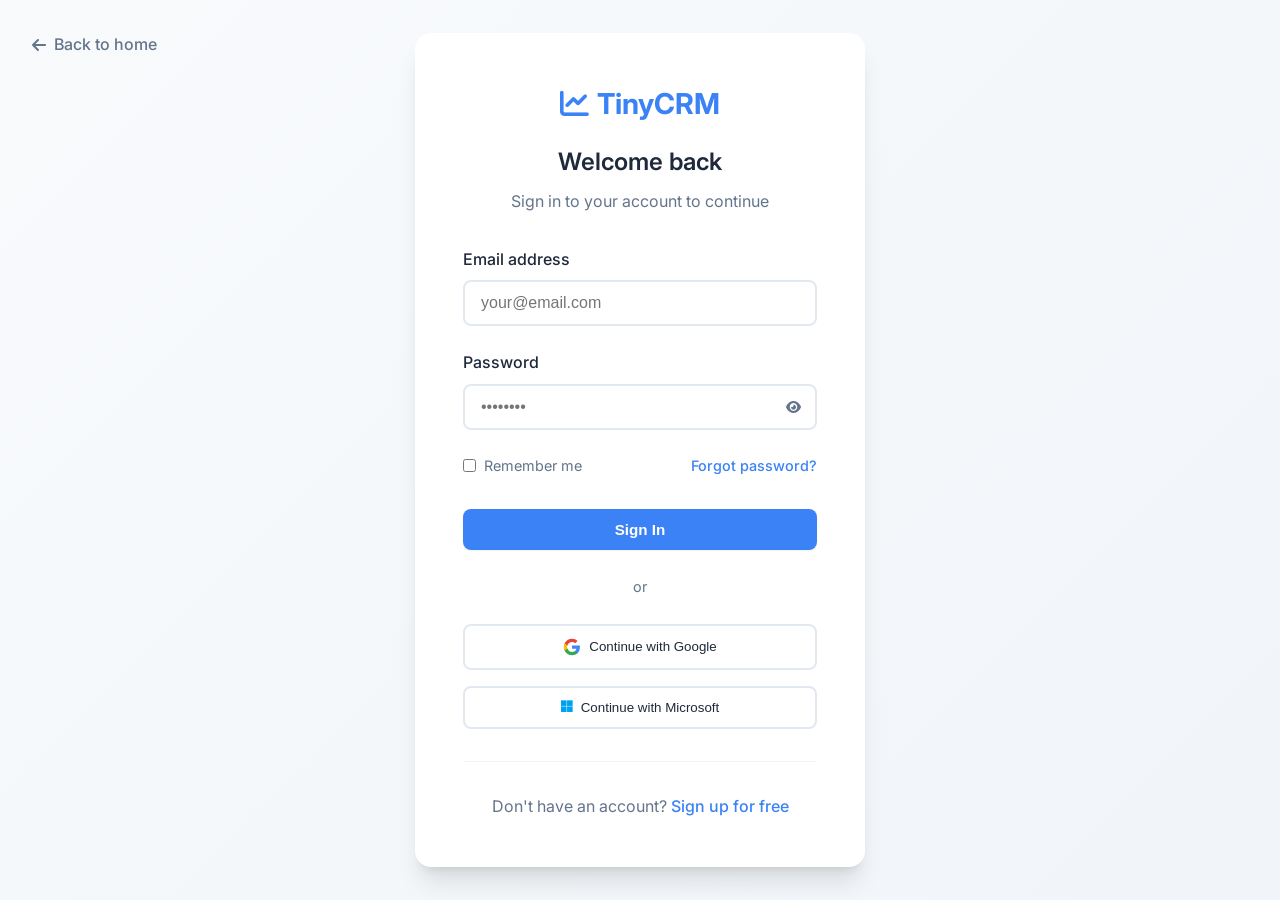
<file: login.html>
<!DOCTYPE html>
<html lang="en">
  <head>
    <meta charset="UTF-8" />
    <meta name="viewport" content="width=device-width, initial-scale=1.0" />
    <title>Login - TinyCRM</title>
    <link rel="stylesheet" href="styles.css" />
    <link rel="preconnect" href="https://fonts.googleapis.com" />
    <link rel="preconnect" href="https://fonts.gstatic.com" crossorigin />
    <link
      href="https://fonts.googleapis.com/css2?family=Inter:wght@300;400;500;600;700&display=swap"
      rel="stylesheet"
    />
    <link
      rel="stylesheet"
      href="https://cdnjs.cloudflare.com/ajax/libs/font-awesome/6.4.0/css/all.min.css"
    />
    <link rel="icon" type="image/x-icon" href="favicon.ico" />
  </head>
  <body>
    <div class="auth-container">
      <div class="auth-card fade-in">
        <div class="auth-header">
          <div class="auth-logo">
            <i class="fas fa-chart-line"></i>
            <span>TinyCRM</span>
          </div>
          <h1 class="auth-title">Welcome back</h1>
          <p class="auth-subtitle">Sign in to your account to continue</p>
        </div>

        <form action="#" method="POST">
          <div class="form-group">
            <label for="email" class="form-label">Email address</label>
            <input
              type="email"
              id="email"
              name="email"
              class="form-input"
              required
              placeholder="your@email.com"
            />
          </div>

          <div class="form-group">
            <label for="password" class="form-label">Password</label>
            <div style="position: relative">
              <input
                type="password"
                id="password"
                name="password"
                class="form-input"
                required
                placeholder="••••••••"
              />
              <button
                type="button"
                style="
                  position: absolute;
                  right: 12px;
                  top: 50%;
                  transform: translateY(-50%);
                  background: none;
                  border: none;
                  color: var(--text-secondary);
                  cursor: pointer;
                  padding: 4px;
                "
                onclick="togglePassword()"
              >
                <i class="fas fa-eye" id="toggleIcon"></i>
              </button>
            </div>
          </div>

          <div
            style="
              display: flex;
              justify-content: space-between;
              align-items: center;
              margin-bottom: 2rem;
            "
          >
            <label
              style="
                display: flex;
                align-items: center;
                font-size: 0.9rem;
                color: var(--text-secondary);
              "
            >
              <input type="checkbox" style="margin-right: 0.5rem" />
              Remember me
            </label>
            <a
              href="#"
              style="
                color: var(--primary-color);
                text-decoration: none;
                font-size: 0.9rem;
                font-weight: 500;
              "
              >Forgot password?</a
            >
          </div>

          <button
            type="submit"
            class="btn btn-primary"
            style="width: 100%; margin-bottom: 1.5rem"
          >
            Sign In
          </button>

          <div style="text-align: center; margin-bottom: 1.5rem">
            <span style="color: var(--text-secondary); font-size: 0.9rem"
              >or</span
            >
          </div>

          <button
            type="button"
            style="
              width: 100%;
              padding: 0.75rem;
              border: 2px solid var(--border-color);
              border-radius: var(--radius-md);
              background: white;
              color: var(--text-primary);
              font-weight: 500;
              cursor: pointer;
              transition: all 0.3s ease;
              display: flex;
              align-items: center;
              justify-content: center;
              gap: 0.5rem;
              margin-bottom: 1rem;
            "
          >
            <svg width="18" height="18" viewBox="0 0 24 24">
              <path
                fill="#4285f4"
                d="M22.56 12.25c0-.78-.07-1.53-.2-2.25H12v4.26h5.92c-.26 1.37-1.04 2.53-2.21 3.31v2.77h3.57c2.08-1.92 3.28-4.74 3.28-8.09z"
              />
              <path
                fill="#34a853"
                d="M12 23c2.97 0 5.46-.98 7.28-2.66l-3.57-2.77c-.98.66-2.23 1.06-3.71 1.06-2.86 0-5.29-1.93-6.16-4.53H2.18v2.84C3.99 20.53 7.7 23 12 23z"
              />
              <path
                fill="#fbbc05"
                d="M5.84 14.09c-.22-.66-.35-1.36-.35-2.09s.13-1.43.35-2.09V7.07H2.18C1.43 8.55 1 10.22 1 12s.43 3.45 1.18 4.93l2.85-2.22.81-.62z"
              />
              <path
                fill="#ea4335"
                d="M12 5.38c1.62 0 3.06.56 4.21 1.64l3.15-3.15C17.45 2.09 14.97 1 12 1 7.7 1 3.99 3.47 2.18 7.07l3.66 2.84c.87-2.6 3.3-4.53 6.16-4.53z"
              />
            </svg>
            Continue with Google
          </button>

          <button
            type="button"
            style="
              width: 100%;
              padding: 0.75rem;
              border: 2px solid var(--border-color);
              border-radius: var(--radius-md);
              background: white;
              color: var(--text-primary);
              font-weight: 500;
              cursor: pointer;
              transition: all 0.3s ease;
              display: flex;
              align-items: center;
              justify-content: center;
              gap: 0.5rem;
            "
          >
            <i class="fab fa-microsoft" style="color: #00a1f1"></i>
            Continue with Microsoft
          </button>
        </form>

        <div class="auth-footer">
          <p style="color: var(--text-secondary)">
            Don't have an account?
            <a href="signup.html">Sign up for free</a>
          </p>
        </div>
      </div>

      <div style="position: absolute; top: 2rem; left: 2rem">
        <a
          href="index.html"
          style="
            display: flex;
            align-items: center;
            gap: 0.5rem;
            color: var(--text-secondary);
            text-decoration: none;
            font-weight: 500;
            transition: color 0.3s ease;
          "
        >
          <i class="fas fa-arrow-left"></i>
          Back to home
        </a>
      </div>
    </div>

    <script>
      function togglePassword() {
        const passwordInput = document.getElementById("password");
        const toggleIcon = document.getElementById("toggleIcon");

        if (passwordInput.type === "password") {
          passwordInput.type = "text";
          toggleIcon.className = "fas fa-eye-slash";
        } else {
          passwordInput.type = "password";
          toggleIcon.className = "fas fa-eye";
        }
      }
    </script>
  </body>
</html>
</file>
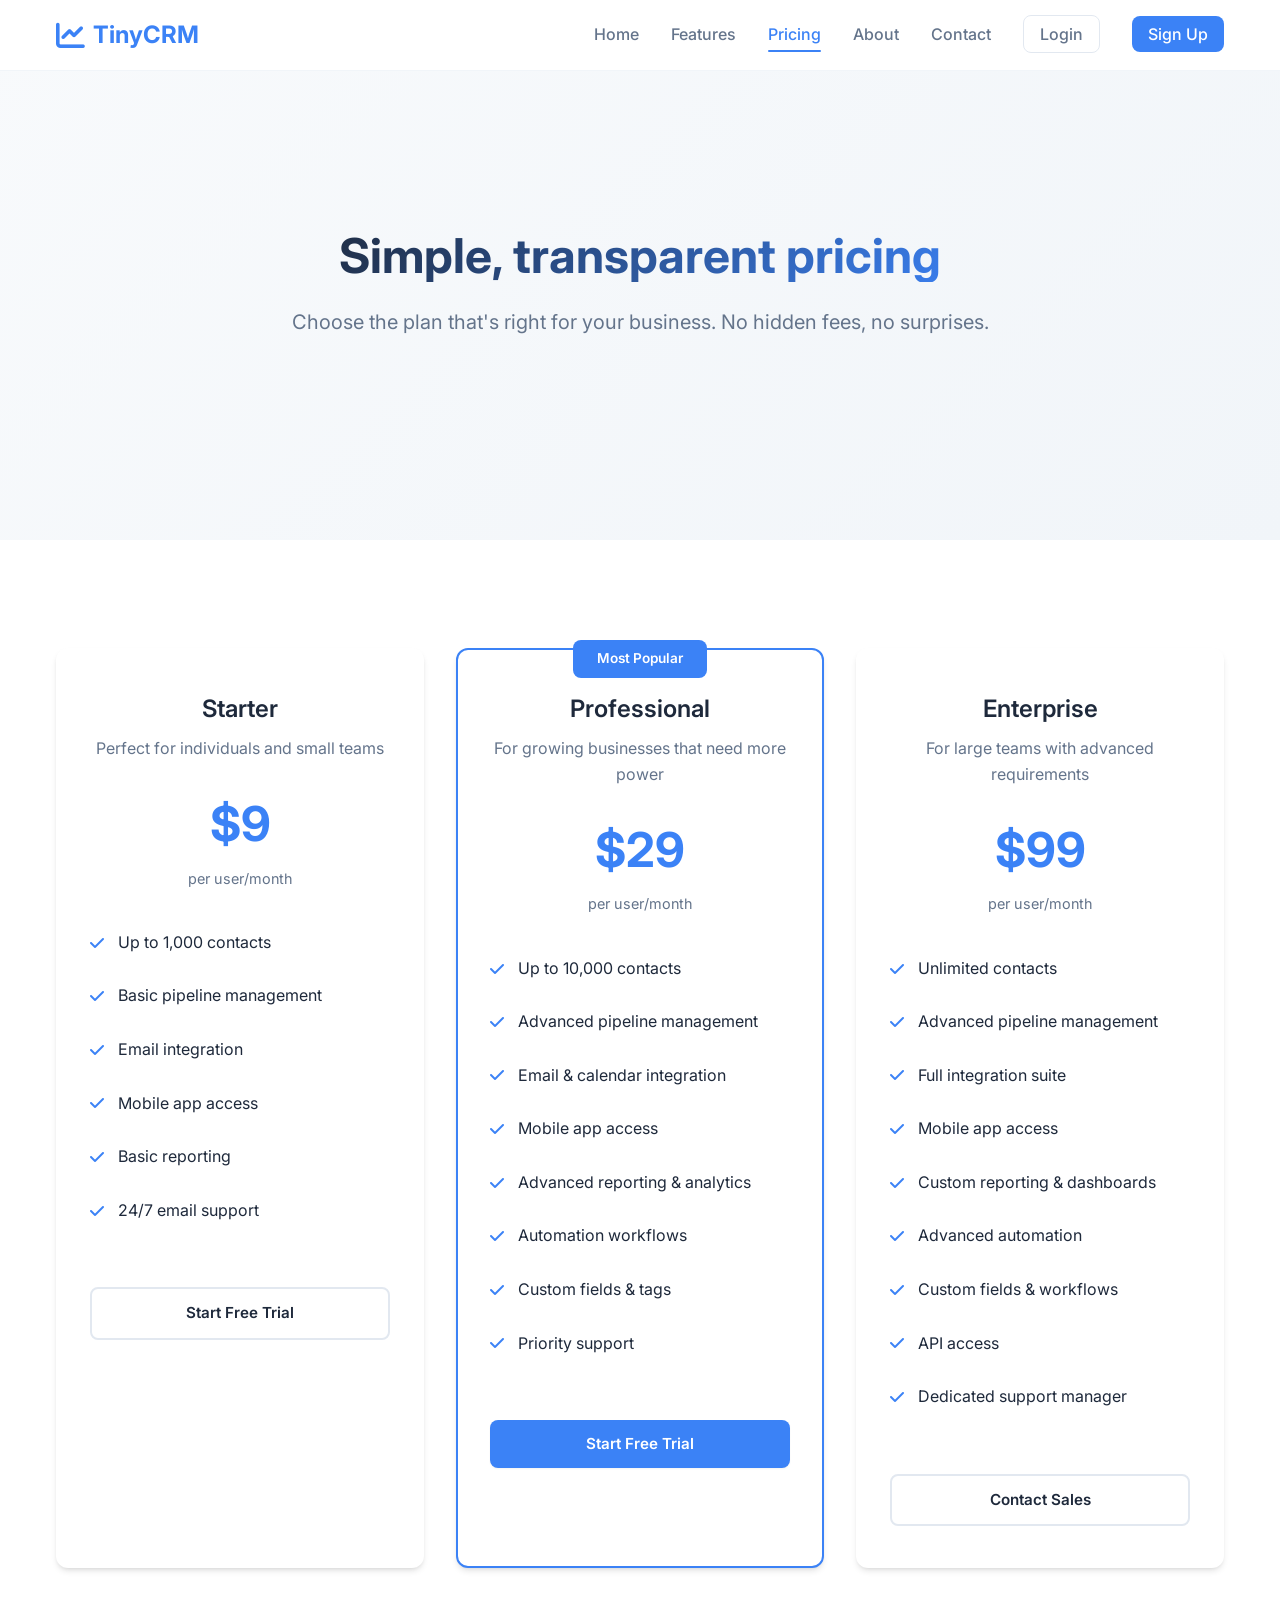
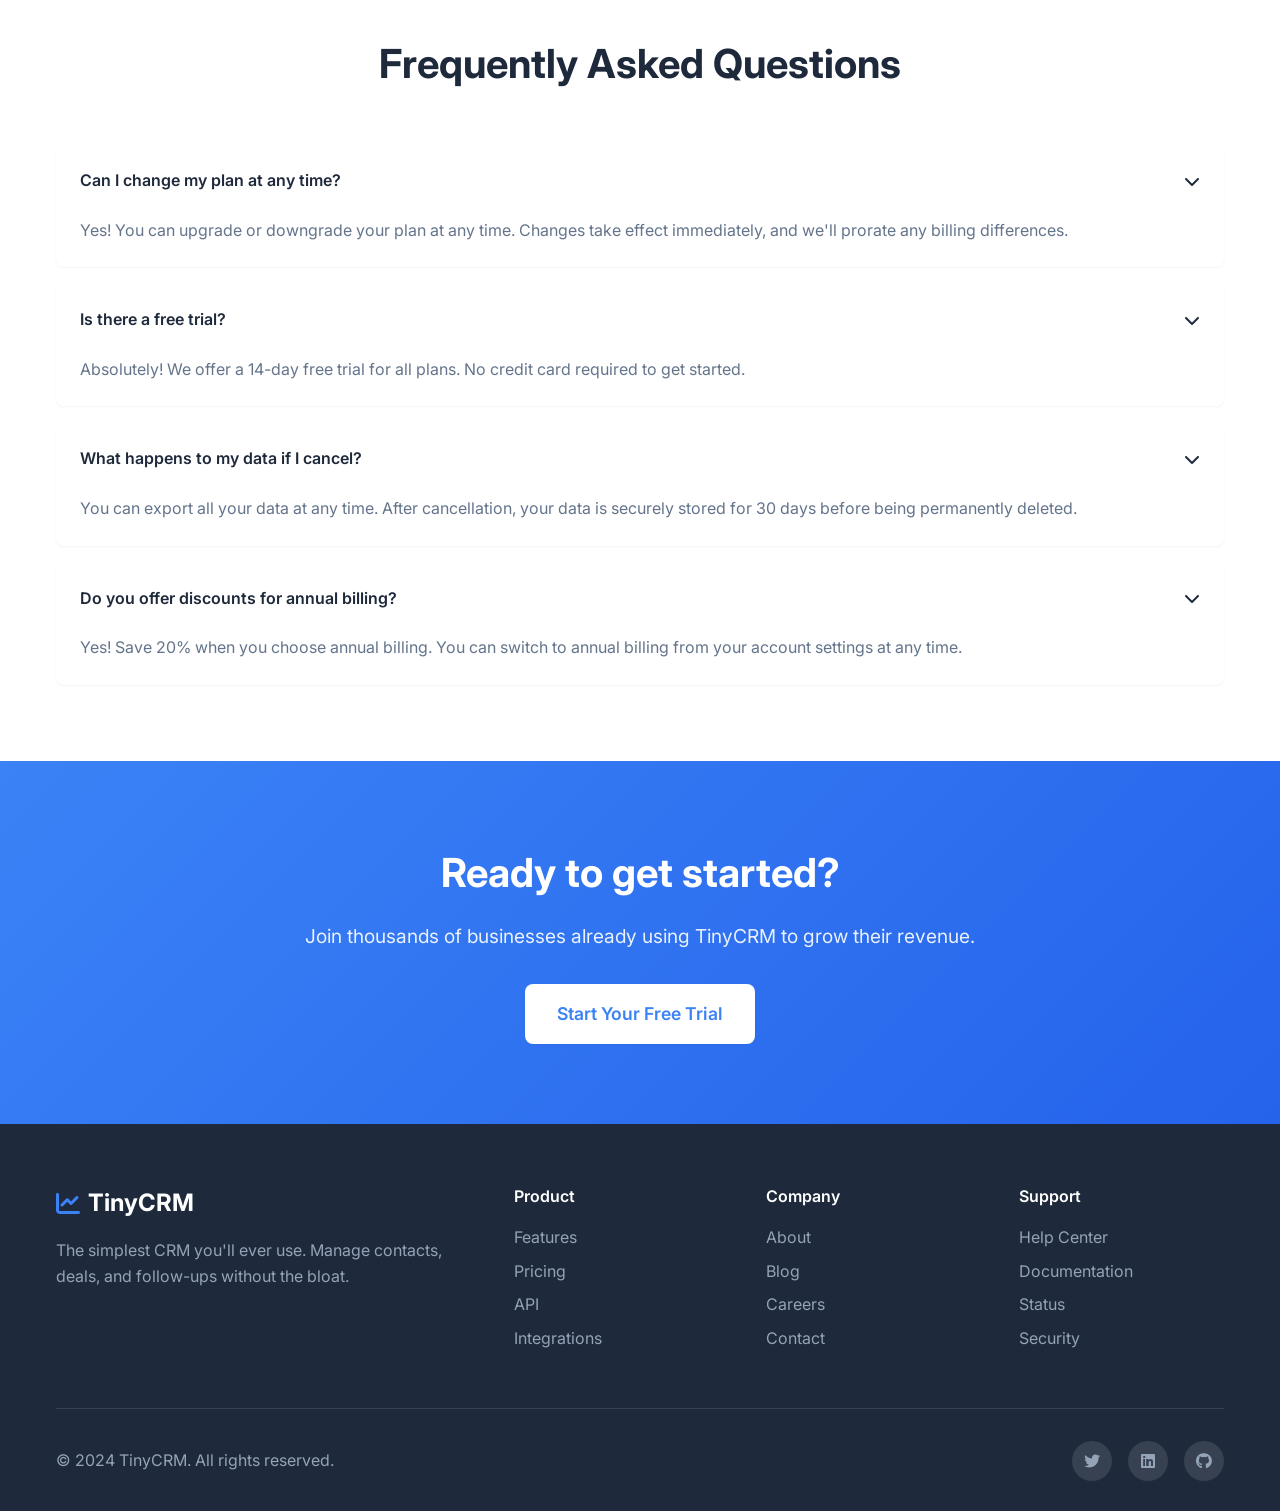
<file: pricing.html>
<!DOCTYPE html>
<html lang="en">
  <head>
    <meta charset="UTF-8" />
    <meta name="viewport" content="width=device-width, initial-scale=1.0" />
    <title>Pricing - TinyCRM</title>
    <link rel="stylesheet" href="styles.css" />
    <link rel="preconnect" href="https://fonts.googleapis.com" />
    <link rel="preconnect" href="https://fonts.gstatic.com" crossorigin />
    <link
      href="https://fonts.googleapis.com/css2?family=Inter:wght@300;400;500;600;700&display=swap"
      rel="stylesheet"
    />
    <link
      rel="stylesheet"
      href="https://cdnjs.cloudflare.com/ajax/libs/font-awesome/6.4.0/css/all.min.css"
    />
    <link rel="icon" type="image/x-icon" href="favicon.ico" />
    <style>
      .pricing-grid {
        display: grid;
        grid-template-columns: repeat(auto-fit, minmax(300px, 1fr));
        gap: 2rem;
        margin-top: 3rem;
      }

      .pricing-card {
        background: white;
        border-radius: var(--radius-lg);
        padding: 2.5rem 2rem;
        box-shadow: var(--shadow-md);
        position: relative;
        transition: all 0.3s ease;
        border: 2px solid transparent;
      }

      .pricing-card:hover {
        transform: translateY(-5px);
        box-shadow: var(--shadow-xl);
      }

      .pricing-card.featured {
        border-color: var(--primary-color);
        transform: scale(1.05);
      }

      .pricing-card.featured::before {
        content: "Most Popular";
        position: absolute;
        top: -10px;
        left: 50%;
        transform: translateX(-50%);
        background: var(--primary-color);
        color: white;
        padding: 0.5rem 1.5rem;
        border-radius: var(--radius-md);
        font-size: 0.85rem;
        font-weight: 600;
      }

      .pricing-header {
        text-align: center;
        margin-bottom: 2rem;
      }

      .plan-name {
        font-size: 1.5rem;
        font-weight: 600;
        color: var(--text-primary);
        margin-bottom: 0.5rem;
      }

      .plan-description {
        color: var(--text-secondary);
        margin-bottom: 1.5rem;
      }

      .plan-price {
        font-size: 3rem;
        font-weight: 700;
        color: var(--primary-color);
        margin-bottom: 0.25rem;
      }

      .plan-period {
        color: var(--text-secondary);
        font-size: 0.9rem;
      }

      .features-list {
        list-style: none;
        padding: 0;
        margin: 2rem 0;
      }

      .features-list li {
        display: flex;
        align-items: center;
        margin-bottom: 0.75rem;
        padding: 0.5rem 0;
      }

      .features-list i {
        color: var(--primary-color);
        margin-right: 0.75rem;
        width: 16px;
      }

      .plan-cta {
        width: 100%;
        margin-top: 1.5rem;
      }

      .faq-section {
        margin-top: 4rem;
      }

      .faq-item {
        background: white;
        border-radius: var(--radius-md);
        margin-bottom: 1rem;
        overflow: hidden;
        box-shadow: var(--shadow-sm);
      }

      .faq-question {
        padding: 1.5rem;
        font-weight: 600;
        color: var(--text-primary);
        cursor: pointer;
        display: flex;
        justify-content: space-between;
        align-items: center;
        transition: background-color 0.3s ease;
      }

      .faq-question:hover {
        background: var(--surface-color);
      }

      .faq-answer {
        padding: 0 1.5rem 1.5rem;
        color: var(--text-secondary);
        line-height: 1.6;
      }
    </style>
  </head>
  <body>
    <nav class="navbar">
      <div class="nav-container">
        <div class="nav-logo">
          <i class="fas fa-chart-line"></i>
          <span>TinyCRM</span>
        </div>
        <ul class="nav-menu">
          <li><a href="index.html" class="nav-link">Home</a></li>
          <li><a href="features.html" class="nav-link">Features</a></li>
          <li><a href="pricing.html" class="nav-link active">Pricing</a></li>
          <li><a href="about.html" class="nav-link">About</a></li>
          <li><a href="contact.html" class="nav-link">Contact</a></li>
          <li><a href="login.html" class="nav-link login-btn">Login</a></li>
          <li><a href="signup.html" class="nav-link signup-btn">Sign Up</a></li>
        </ul>
        <div class="hamburger">
          <span class="bar"></span>
          <span class="bar"></span>
          <span class="bar"></span>
        </div>
      </div>
    </nav>

    <main>
      <!-- Hero Section -->
      <section class="hero" style="min-height: 60vh; padding: 120px 0 60px">
        <div class="container">
          <div
            class="hero-content"
            style="grid-template-columns: 1fr; text-align: center; gap: 2rem"
          >
            <div class="hero-text">
              <h1 class="hero-title" style="font-size: 3rem">
                Simple, transparent pricing
              </h1>
              <p class="hero-subtitle">
                Choose the plan that's right for your business. No hidden fees,
                no surprises.
              </p>
            </div>
          </div>
        </div>
      </section>

      <!-- Pricing Section -->
      <section style="padding: 60px 0">
        <div class="container">
          <div class="pricing-grid">
            <!-- Starter Plan -->
            <div class="pricing-card fade-in-up">
              <div class="pricing-header">
                <h3 class="plan-name">Starter</h3>
                <p class="plan-description">
                  Perfect for individuals and small teams
                </p>
                <div class="plan-price">$9</div>
                <div class="plan-period">per user/month</div>
              </div>
              <ul class="features-list">
                <li><i class="fas fa-check"></i> Up to 1,000 contacts</li>
                <li><i class="fas fa-check"></i> Basic pipeline management</li>
                <li><i class="fas fa-check"></i> Email integration</li>
                <li><i class="fas fa-check"></i> Mobile app access</li>
                <li><i class="fas fa-check"></i> Basic reporting</li>
                <li><i class="fas fa-check"></i> 24/7 email support</li>
              </ul>
              <a href="signup.html" class="btn btn-outline plan-cta"
                >Start Free Trial</a
              >
            </div>

            <!-- Professional Plan -->
            <div class="pricing-card featured fade-in-up delay-1">
              <div class="pricing-header">
                <h3 class="plan-name">Professional</h3>
                <p class="plan-description">
                  For growing businesses that need more power
                </p>
                <div class="plan-price">$29</div>
                <div class="plan-period">per user/month</div>
              </div>
              <ul class="features-list">
                <li><i class="fas fa-check"></i> Up to 10,000 contacts</li>
                <li>
                  <i class="fas fa-check"></i> Advanced pipeline management
                </li>
                <li>
                  <i class="fas fa-check"></i> Email & calendar integration
                </li>
                <li><i class="fas fa-check"></i> Mobile app access</li>
                <li>
                  <i class="fas fa-check"></i> Advanced reporting & analytics
                </li>
                <li><i class="fas fa-check"></i> Automation workflows</li>
                <li><i class="fas fa-check"></i> Custom fields & tags</li>
                <li><i class="fas fa-check"></i> Priority support</li>
              </ul>
              <a href="signup.html" class="btn btn-primary plan-cta"
                >Start Free Trial</a
              >
            </div>

            <!-- Enterprise Plan -->
            <div class="pricing-card fade-in-up delay-2">
              <div class="pricing-header">
                <h3 class="plan-name">Enterprise</h3>
                <p class="plan-description">
                  For large teams with advanced requirements
                </p>
                <div class="plan-price">$99</div>
                <div class="plan-period">per user/month</div>
              </div>
              <ul class="features-list">
                <li><i class="fas fa-check"></i> Unlimited contacts</li>
                <li>
                  <i class="fas fa-check"></i> Advanced pipeline management
                </li>
                <li><i class="fas fa-check"></i> Full integration suite</li>
                <li><i class="fas fa-check"></i> Mobile app access</li>
                <li>
                  <i class="fas fa-check"></i> Custom reporting & dashboards
                </li>
                <li><i class="fas fa-check"></i> Advanced automation</li>
                <li><i class="fas fa-check"></i> Custom fields & workflows</li>
                <li><i class="fas fa-check"></i> API access</li>
                <li><i class="fas fa-check"></i> Dedicated support manager</li>
              </ul>
              <a href="contact.html" class="btn btn-outline plan-cta"
                >Contact Sales</a
              >
            </div>
          </div>

          <!-- FAQ Section -->
          <div class="faq-section">
            <h2 class="section-title">Frequently Asked Questions</h2>
            <div class="faq-item">
              <div class="faq-question">
                <span>Can I change my plan at any time?</span>
                <i class="fas fa-chevron-down"></i>
              </div>
              <div class="faq-answer">
                Yes! You can upgrade or downgrade your plan at any time. Changes
                take effect immediately, and we'll prorate any billing
                differences.
              </div>
            </div>
            <div class="faq-item">
              <div class="faq-question">
                <span>Is there a free trial?</span>
                <i class="fas fa-chevron-down"></i>
              </div>
              <div class="faq-answer">
                Absolutely! We offer a 14-day free trial for all plans. No
                credit card required to get started.
              </div>
            </div>
            <div class="faq-item">
              <div class="faq-question">
                <span>What happens to my data if I cancel?</span>
                <i class="fas fa-chevron-down"></i>
              </div>
              <div class="faq-answer">
                You can export all your data at any time. After cancellation,
                your data is securely stored for 30 days before being
                permanently deleted.
              </div>
            </div>
            <div class="faq-item">
              <div class="faq-question">
                <span>Do you offer discounts for annual billing?</span>
                <i class="fas fa-chevron-down"></i>
              </div>
              <div class="faq-answer">
                Yes! Save 20% when you choose annual billing. You can switch to
                annual billing from your account settings at any time.
              </div>
            </div>
          </div>
        </div>
      </section>

      <!-- CTA Section -->
      <section class="cta-section">
        <div class="container">
          <div class="cta-content">
            <h2>Ready to get started?</h2>
            <p>
              Join thousands of businesses already using TinyCRM to grow their
              revenue.
            </p>
            <a href="signup.html" class="btn btn-primary btn-large"
              >Start Your Free Trial</a
            >
          </div>
        </div>
      </section>
    </main>

    <footer class="footer">
      <div class="container">
        <div class="footer-content">
          <div class="footer-section">
            <div class="footer-logo">
              <i class="fas fa-chart-line"></i>
              <span>TinyCRM</span>
            </div>
            <p>
              The simplest CRM you'll ever use. Manage contacts, deals, and
              follow-ups without the bloat.
            </p>
          </div>
          <div class="footer-section">
            <h4>Product</h4>
            <ul>
              <li><a href="features.html">Features</a></li>
              <li><a href="pricing.html">Pricing</a></li>
              <li><a href="#">API</a></li>
              <li><a href="#">Integrations</a></li>
            </ul>
          </div>
          <div class="footer-section">
            <h4>Company</h4>
            <ul>
              <li><a href="about.html">About</a></li>
              <li><a href="#">Blog</a></li>
              <li><a href="#">Careers</a></li>
              <li><a href="contact.html">Contact</a></li>
            </ul>
          </div>
          <div class="footer-section">
            <h4>Support</h4>
            <ul>
              <li><a href="#">Help Center</a></li>
              <li><a href="#">Documentation</a></li>
              <li><a href="#">Status</a></li>
              <li><a href="#">Security</a></li>
            </ul>
          </div>
        </div>
        <div class="footer-bottom">
          <div class="footer-copyright">
            <p>&copy; 2024 TinyCRM. All rights reserved.</p>
          </div>
          <div class="footer-social">
            <a href="#" class="social-link"><i class="fab fa-twitter"></i></a>
            <a href="#" class="social-link"><i class="fab fa-linkedin"></i></a>
            <a href="#" class="social-link"><i class="fab fa-github"></i></a>
          </div>
        </div>
      </div>
    </footer>

    <script src="script.js"></script>
  </body>
</html>
</file>
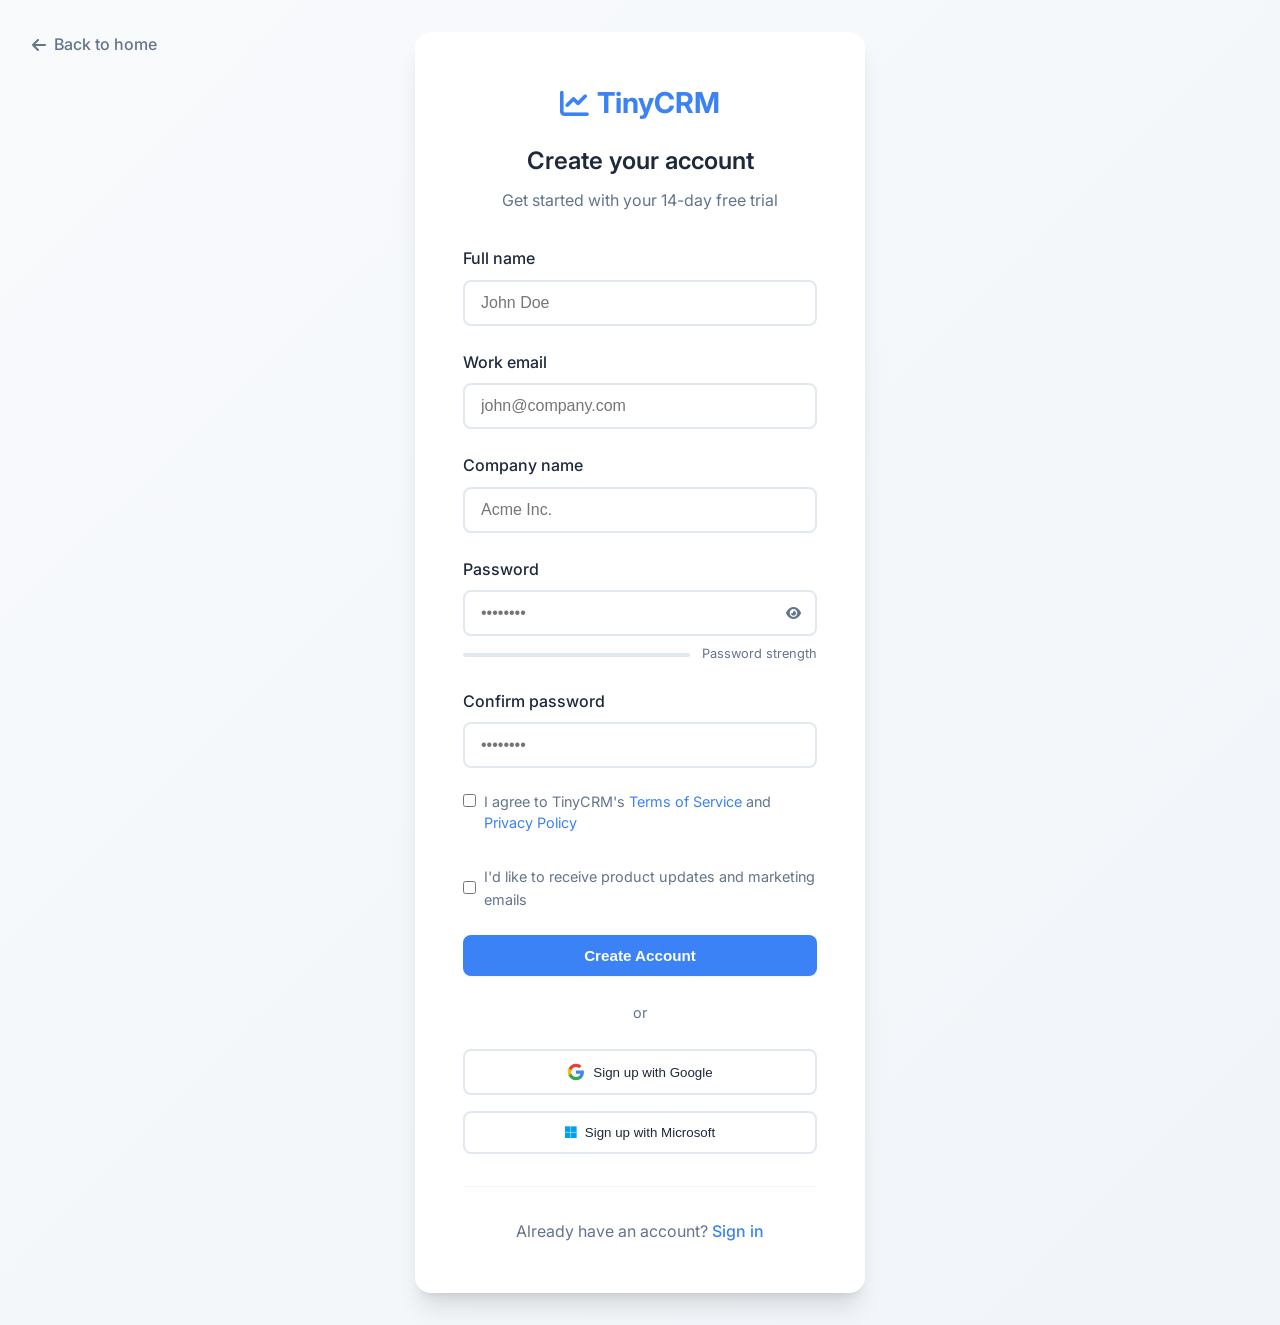
<file: signup.html>
<!DOCTYPE html>
<html lang="en">
  <head>
    <meta charset="UTF-8" />
    <meta name="viewport" content="width=device-width, initial-scale=1.0" />
    <title>Sign Up - TinyCRM</title>
    <link rel="stylesheet" href="styles.css" />
    <link rel="preconnect" href="https://fonts.googleapis.com" />
    <link rel="preconnect" href="https://fonts.gstatic.com" crossorigin />
    <link
      href="https://fonts.googleapis.com/css2?family=Inter:wght@300;400;500;600;700&display=swap"
      rel="stylesheet"
    />
    <link
      rel="stylesheet"
      href="https://cdnjs.cloudflare.com/ajax/libs/font-awesome/6.4.0/css/all.min.css"
    />
    <link rel="icon" type="image/x-icon" href="favicon.ico" />
  </head>
  <body>
    <div class="auth-container">
      <div class="auth-card fade-in">
        <div class="auth-header">
          <div class="auth-logo">
            <i class="fas fa-chart-line"></i>
            <span>TinyCRM</span>
          </div>
          <h1 class="auth-title">Create your account</h1>
          <p class="auth-subtitle">Get started with your 14-day free trial</p>
        </div>

        <form action="#" method="POST">
          <div class="form-group">
            <label for="fullName" class="form-label">Full name</label>
            <input
              type="text"
              id="fullName"
              name="fullName"
              class="form-input"
              required
              placeholder="John Doe"
            />
          </div>

          <div class="form-group">
            <label for="email" class="form-label">Work email</label>
            <input
              type="email"
              id="email"
              name="email"
              class="form-input"
              required
              placeholder="john@company.com"
            />
          </div>

          <div class="form-group">
            <label for="company" class="form-label">Company name</label>
            <input
              type="text"
              id="company"
              name="company"
              class="form-input"
              placeholder="Acme Inc."
            />
          </div>

          <div class="form-group">
            <label for="password" class="form-label">Password</label>
            <div style="position: relative">
              <input
                type="password"
                id="password"
                name="password"
                class="form-input"
                required
                placeholder="••••••••"
                minlength="8"
              />
              <button
                type="button"
                style="
                  position: absolute;
                  right: 12px;
                  top: 50%;
                  transform: translateY(-50%);
                  background: none;
                  border: none;
                  color: var(--text-secondary);
                  cursor: pointer;
                  padding: 4px;
                "
                onclick="togglePassword()"
              >
                <i class="fas fa-eye" id="toggleIcon"></i>
              </button>
            </div>
            <div style="margin-top: 0.5rem">
              <div class="password-strength" id="passwordStrength">
                <div class="strength-bar">
                  <div class="strength-fill" id="strengthFill"></div>
                </div>
                <span class="strength-text" id="strengthText"
                  >Password strength</span
                >
              </div>
            </div>
          </div>

          <div class="form-group">
            <label for="confirmPassword" class="form-label"
              >Confirm password</label
            >
            <input
              type="password"
              id="confirmPassword"
              name="confirmPassword"
              class="form-input"
              required
              placeholder="••••••••"
            />
          </div>

          <div style="margin-bottom: 2rem">
            <label
              style="
                display: flex;
                align-items: flex-start;
                font-size: 0.9rem;
                color: var(--text-secondary);
                line-height: 1.4;
              "
            >
              <input
                type="checkbox"
                style="margin-right: 0.5rem; margin-top: 0.1rem"
                required
              />
              <span
                >I agree to TinyCRM's
                <a
                  href="#"
                  style="color: var(--primary-color); text-decoration: none"
                  >Terms of Service</a
                >
                and
                <a
                  href="#"
                  style="color: var(--primary-color); text-decoration: none"
                  >Privacy Policy</a
                ></span
              >
            </label>
          </div>

          <div style="margin-bottom: 1.5rem">
            <label
              style="
                display: flex;
                align-items: center;
                font-size: 0.9rem;
                color: var(--text-secondary);
              "
            >
              <input type="checkbox" style="margin-right: 0.5rem" />
              I'd like to receive product updates and marketing emails
            </label>
          </div>

          <button
            type="submit"
            class="btn btn-primary"
            style="width: 100%; margin-bottom: 1.5rem"
          >
            Create Account
          </button>

          <div style="text-align: center; margin-bottom: 1.5rem">
            <span style="color: var(--text-secondary); font-size: 0.9rem"
              >or</span
            >
          </div>

          <button
            type="button"
            style="
              width: 100%;
              padding: 0.75rem;
              border: 2px solid var(--border-color);
              border-radius: var(--radius-md);
              background: white;
              color: var(--text-primary);
              font-weight: 500;
              cursor: pointer;
              transition: all 0.3s ease;
              display: flex;
              align-items: center;
              justify-content: center;
              gap: 0.5rem;
              margin-bottom: 1rem;
            "
          >
            <svg width="18" height="18" viewBox="0 0 24 24">
              <path
                fill="#4285f4"
                d="M22.56 12.25c0-.78-.07-1.53-.2-2.25H12v4.26h5.92c-.26 1.37-1.04 2.53-2.21 3.31v2.77h3.57c2.08-1.92 3.28-4.74 3.28-8.09z"
              />
              <path
                fill="#34a853"
                d="M12 23c2.97 0 5.46-.98 7.28-2.66l-3.57-2.77c-.98.66-2.23 1.06-3.71 1.06-2.86 0-5.29-1.93-6.16-4.53H2.18v2.84C3.99 20.53 7.7 23 12 23z"
              />
              <path
                fill="#fbbc05"
                d="M5.84 14.09c-.22-.66-.35-1.36-.35-2.09s.13-1.43.35-2.09V7.07H2.18C1.43 8.55 1 10.22 1 12s.43 3.45 1.18 4.93l2.85-2.22.81-.62z"
              />
              <path
                fill="#ea4335"
                d="M12 5.38c1.62 0 3.06.56 4.21 1.64l3.15-3.15C17.45 2.09 14.97 1 12 1 7.7 1 3.99 3.47 2.18 7.07l3.66 2.84c.87-2.6 3.3-4.53 6.16-4.53z"
              />
            </svg>
            Sign up with Google
          </button>

          <button
            type="button"
            style="
              width: 100%;
              padding: 0.75rem;
              border: 2px solid var(--border-color);
              border-radius: var(--radius-md);
              background: white;
              color: var(--text-primary);
              font-weight: 500;
              cursor: pointer;
              transition: all 0.3s ease;
              display: flex;
              align-items: center;
              justify-content: center;
              gap: 0.5rem;
            "
          >
            <i class="fab fa-microsoft" style="color: #00a1f1"></i>
            Sign up with Microsoft
          </button>
        </form>

        <div class="auth-footer">
          <p style="color: var(--text-secondary)">
            Already have an account?
            <a href="login.html">Sign in</a>
          </p>
        </div>
      </div>

      <div style="position: absolute; top: 2rem; left: 2rem">
        <a
          href="index.html"
          style="
            display: flex;
            align-items: center;
            gap: 0.5rem;
            color: var(--text-secondary);
            text-decoration: none;
            font-weight: 500;
            transition: color 0.3s ease;
          "
        >
          <i class="fas fa-arrow-left"></i>
          Back to home
        </a>
      </div>
    </div>

    <style>
      .password-strength {
        display: flex;
        align-items: center;
        gap: 0.75rem;
      }

      .strength-bar {
        flex: 1;
        height: 4px;
        background: var(--border-color);
        border-radius: 2px;
        overflow: hidden;
      }

      .strength-fill {
        height: 100%;
        width: 0%;
        transition: all 0.3s ease;
        border-radius: 2px;
      }

      .strength-text {
        font-size: 0.8rem;
        color: var(--text-secondary);
        min-width: 80px;
      }

      .strength-weak .strength-fill {
        width: 25%;
        background: #ef4444;
      }

      .strength-fair .strength-fill {
        width: 50%;
        background: #f59e0b;
      }

      .strength-good .strength-fill {
        width: 75%;
        background: #3b82f6;
      }

      .strength-strong .strength-fill {
        width: 100%;
        background: #10b981;
      }
    </style>

    <script>
      function togglePassword() {
        const passwordInput = document.getElementById("password");
        const toggleIcon = document.getElementById("toggleIcon");

        if (passwordInput.type === "password") {
          passwordInput.type = "text";
          toggleIcon.className = "fas fa-eye-slash";
        } else {
          passwordInput.type = "password";
          toggleIcon.className = "fas fa-eye";
        }
      }

      function checkPasswordStrength(password) {
        const strengthBar = document.getElementById("passwordStrength");
        const strengthText = document.getElementById("strengthText");

        // Remove previous strength classes
        strengthBar.className = "password-strength";

        if (password.length === 0) {
          strengthText.textContent = "Password strength";
          return;
        }

        let score = 0;

        // Length check
        if (password.length >= 8) score++;
        if (password.length >= 12) score++;

        // Character variety checks
        if (/[a-z]/.test(password)) score++;
        if (/[A-Z]/.test(password)) score++;
        if (/[0-9]/.test(password)) score++;
        if (/[^A-Za-z0-9]/.test(password)) score++;

        // Set strength based on score
        if (score <= 2) {
          strengthBar.classList.add("strength-weak");
          strengthText.textContent = "Weak";
        } else if (score <= 3) {
          strengthBar.classList.add("strength-fair");
          strengthText.textContent = "Fair";
        } else if (score <= 4) {
          strengthBar.classList.add("strength-good");
          strengthText.textContent = "Good";
        } else {
          strengthBar.classList.add("strength-strong");
          strengthText.textContent = "Strong";
        }
      }

      // Add event listener for password strength
      document
        .getElementById("password")
        .addEventListener("input", function (e) {
          checkPasswordStrength(e.target.value);
        });

      // Add form validation
      document.querySelector("form").addEventListener("submit", function (e) {
        const password = document.getElementById("password").value;
        const confirmPassword =
          document.getElementById("confirmPassword").value;

        if (password !== confirmPassword) {
          e.preventDefault();
          alert("Passwords do not match!");
          return;
        }

        if (password.length < 8) {
          e.preventDefault();
          alert("Password must be at least 8 characters long!");
          return;
        }
      });
    </script>
  </body>
</html>
</file>
<file: styles.css>
/* Reset and Base Styles */
* {
    margin: 0;
    padding: 0;
    box-sizing: border-box;
}

:root {
    --primary-color: #3b82f6;
    --primary-dark: #2563eb;
    --secondary-color: #64748b;
    --background-color: #ffffff;
    --surface-color: #f8fafc;
    --text-primary: #1e293b;
    --text-secondary: #64748b;
    --border-color: #e2e8f0;
    --border-light: #f1f5f9;
    --shadow-sm: 0 1px 2px 0 rgb(0 0 0 / 0.05);
    --shadow-md: 0 4px 6px -1px rgb(0 0 0 / 0.1), 0 2px 4px -2px rgb(0 0 0 / 0.1);
    --shadow-lg: 0 10px 15px -3px rgb(0 0 0 / 0.1), 0 4px 6px -4px rgb(0 0 0 / 0.1);
    --shadow-xl: 0 20px 25px -5px rgb(0 0 0 / 0.1), 0 8px 10px -6px rgb(0 0 0 / 0.1);
    --radius-sm: 6px;
    --radius-md: 8px;
    --radius-lg: 12px;
    --radius-xl: 16px;
}

body {
    font-family: 'Inter', -apple-system, BlinkMacSystemFont, 'Segoe UI', Roboto, sans-serif;
    line-height: 1.6;
    color: var(--text-primary);
    background-color: var(--background-color);
    overflow-x: hidden;
}

.container {
    max-width: 1200px;
    margin: 0 auto;
    padding: 0 1rem;
}

/* Navigation */
.navbar {
    position: fixed;
    top: 0;
    width: 100%;
    background: rgba(255, 255, 255, 0.95);
    backdrop-filter: blur(10px);
    border-bottom: 1px solid var(--border-light);
    z-index: 1000;
    transition: all 0.3s ease;
}

.nav-container {
    max-width: 1200px;
    margin: 0 auto;
    padding: 0 1rem;
    display: flex;
    justify-content: space-between;
    align-items: center;
    height: 70px;
}

.nav-logo {
    display: flex;
    align-items: center;
    gap: 0.5rem;
    font-size: 1.5rem;
    font-weight: 700;
    color: var(--primary-color);
    text-decoration: none;
}

.nav-logo i {
    font-size: 1.8rem;
}

.nav-menu {
    display: flex;
    list-style: none;
    align-items: center;
    gap: 2rem;
}

.nav-link {
    text-decoration: none;
    color: var(--text-secondary);
    font-weight: 500;
    transition: all 0.3s ease;
    padding: 0.5rem 0;
    position: relative;
}

.nav-link:hover,
.nav-link.active {
    color: var(--primary-color);
}

.nav-link.active::after {
    content: '';
    position: absolute;
    bottom: 0;
    left: 0;
    right: 0;
    height: 2px;
    background: var(--primary-color);
    border-radius: 1px;
}

.login-btn {
    padding: 0.5rem 1rem !important;
    border: 1px solid var(--border-color);
    border-radius: var(--radius-md);
    transition: all 0.3s ease;
}

.login-btn:hover {
    background: var(--surface-color);
    border-color: var(--primary-color);
}

.signup-btn {
    padding: 0.5rem 1rem !important;
    background: var(--primary-color);
    color: white !important;
    border-radius: var(--radius-md);
    transition: all 0.3s ease;
}

.signup-btn:hover {
    background: var(--primary-dark);
    transform: translateY(-1px);
}

.hamburger {
    display: none;
    flex-direction: column;
    cursor: pointer;
}

.bar {
    width: 25px;
    height: 3px;
    background: var(--text-primary);
    margin: 3px 0;
    transition: 0.3s;
    border-radius: 2px;
}

/* Buttons */
.btn {
    display: inline-flex;
    align-items: center;
    justify-content: center;
    padding: 0.75rem 1.5rem;
    border-radius: var(--radius-md);
    text-decoration: none;
    font-weight: 600;
    font-size: 0.95rem;
    transition: all 0.3s ease;
    border: none;
    cursor: pointer;
    position: relative;
    overflow: hidden;
}

.btn-primary {
    background: var(--primary-color);
    color: white;
    box-shadow: var(--shadow-sm);
}

.btn-primary:hover {
    background: var(--primary-dark);
    transform: translateY(-2px);
    box-shadow: var(--shadow-md);
}

.btn-secondary {
    background: transparent;
    color: var(--primary-color);
    border: 2px solid var(--primary-color);
}

.btn-secondary:hover {
    background: var(--primary-color);
    color: white;
    transform: translateY(-2px);
}

.btn-outline {
    background: transparent;
    color: var(--text-primary);
    border: 2px solid var(--border-color);
}

.btn-outline:hover {
    border-color: var(--primary-color);
    color: var(--primary-color);
    transform: translateY(-2px);
}

.btn-large {
    padding: 1rem 2rem;
    font-size: 1.1rem;
}

/* Hero Section */
.hero {
    padding: 120px 0 80px;
    background: linear-gradient(135deg, #f8fafc 0%, #f1f5f9 100%);
    min-height: 90vh;
    display: flex;
    align-items: center;
}

.hero-content {
    display: grid;
    grid-template-columns: 1fr 1fr;
    gap: 4rem;
    align-items: center;
}

.hero-title {
    font-size: 3.5rem;
    font-weight: 700;
    line-height: 1.1;
    margin-bottom: 1.5rem;
    background: linear-gradient(135deg, var(--text-primary) 0%, var(--primary-color) 100%);
    background-clip: text;
    -webkit-background-clip: text;
    -webkit-text-fill-color: transparent;
}

.hero-subtitle {
    font-size: 1.25rem;
    color: var(--text-secondary);
    margin-bottom: 2rem;
    line-height: 1.6;
}

.hero-buttons {
    display: flex;
    gap: 1rem;
    margin-bottom: 2rem;
}

.hero-note {
    color: var(--text-secondary);
    font-size: 0.9rem;
}

/* Dashboard Mockup */
.dashboard-mockup {
    background: white;
    border-radius: var(--radius-xl);
    box-shadow: var(--shadow-xl);
    overflow: hidden;
    transform: perspective(1000px) rotateY(-5deg) rotateX(5deg);
    transition: transform 0.3s ease;
}

.dashboard-mockup:hover {
    transform: perspective(1000px) rotateY(-2deg) rotateX(2deg);
}

.mockup-header {
    background: #f8fafc;
    padding: 1rem;
    border-bottom: 1px solid var(--border-light);
}

.mockup-dots {
    display: flex;
    gap: 0.5rem;
}

.mockup-dots span {
    width: 12px;
    height: 12px;
    border-radius: 50%;
    background: var(--border-color);
}

.mockup-dots span:first-child {
    background: #ef4444;
}

.mockup-dots span:nth-child(2) {
    background: #f59e0b;
}

.mockup-dots span:last-child {
    background: #10b981;
}

.mockup-content {
    display: flex;
    min-height: 300px;
}

.mockup-sidebar {
    width: 200px;
    background: #f8fafc;
    padding: 1rem;
    border-right: 1px solid var(--border-light);
}

.sidebar-item {
    display: flex;
    align-items: center;
    gap: 0.75rem;
    padding: 0.75rem;
    border-radius: var(--radius-md);
    margin-bottom: 0.5rem;
    font-size: 0.9rem;
    color: var(--text-secondary);
    transition: all 0.3s ease;
}

.sidebar-item.active {
    background: var(--primary-color);
    color: white;
}

.sidebar-item i {
    width: 18px;
    text-align: center;
}

.mockup-main {
    flex: 1;
    padding: 1.5rem;
}

.mockup-stats {
    display: grid;
    grid-template-columns: repeat(3, 1fr);
    gap: 1rem;
}

.stat-card {
    text-align: center;
    padding: 1rem;
    border-radius: var(--radius-md);
    background: var(--surface-color);
}

.stat-number {
    font-size: 1.5rem;
    font-weight: 700;
    color: var(--primary-color);
    margin-bottom: 0.25rem;
}

.stat-label {
    font-size: 0.8rem;
    color: var(--text-secondary);
    text-transform: uppercase;
    letter-spacing: 0.5px;
}

/* Sections */
.section-title {
    text-align: center;
    font-size: 2.5rem;
    font-weight: 700;
    margin-bottom: 3rem;
    color: var(--text-primary);
}

.features-preview {
    padding: 80px 0;
    background: white;
}

.features-grid {
    display: grid;
    grid-template-columns: repeat(auto-fit, minmax(300px, 1fr));
    gap: 2rem;
    margin-bottom: 3rem;
}

.feature-card {
    text-align: center;
    padding: 2rem 1.5rem;
    border-radius: var(--radius-lg);
    background: var(--surface-color);
    transition: all 0.3s ease;
}

.feature-card:hover {
    transform: translateY(-5px);
    box-shadow: var(--shadow-lg);
}

.feature-icon {
    width: 64px;
    height: 64px;
    background: var(--primary-color);
    border-radius: var(--radius-lg);
    display: flex;
    align-items: center;
    justify-content: center;
    margin: 0 auto 1.5rem;
    color: white;
    font-size: 1.5rem;
}

.feature-card h3 {
    font-size: 1.25rem;
    font-weight: 600;
    margin-bottom: 1rem;
    color: var(--text-primary);
}

.feature-card p {
    color: var(--text-secondary);
    line-height: 1.6;
}

.features-cta {
    text-align: center;
}

/* Social Proof */
.social-proof {
    padding: 60px 0;
    background: var(--surface-color);
    text-align: center;
}

.social-proof-text {
    font-size: 1.1rem;
    color: var(--text-secondary);
    margin-bottom: 2rem;
}

.company-logos {
    display: flex;
    justify-content: center;
    align-items: center;
    gap: 3rem;
    flex-wrap: wrap;
}

.logo-placeholder {
    padding: 1rem 2rem;
    background: white;
    border-radius: var(--radius-md);
    color: var(--text-secondary);
    font-weight: 500;
    box-shadow: var(--shadow-sm);
}

/* CTA Section */
.cta-section {
    padding: 80px 0;
    background: linear-gradient(135deg, var(--primary-color) 0%, var(--primary-dark) 100%);
    color: white;
    text-align: center;
}

.cta-content h2 {
    font-size: 2.5rem;
    font-weight: 700;
    margin-bottom: 1rem;
}

.cta-content p {
    font-size: 1.2rem;
    margin-bottom: 2rem;
    opacity: 0.9;
}

.cta-section .btn-primary {
    background: white;
    color: var(--primary-color);
}

.cta-section .btn-primary:hover {
    background: var(--surface-color);
    transform: translateY(-2px);
}

/* Footer */
.footer {
    background: var(--text-primary);
    color: white;
    padding: 60px 0 30px;
}

.footer-content {
    display: grid;
    grid-template-columns: 2fr 1fr 1fr 1fr;
    gap: 3rem;
    margin-bottom: 3rem;
}

.footer-logo {
    display: flex;
    align-items: center;
    gap: 0.5rem;
    font-size: 1.5rem;
    font-weight: 700;
    margin-bottom: 1rem;
}

.footer-logo i {
    color: var(--primary-color);
}

.footer-section h4 {
    font-weight: 600;
    margin-bottom: 1rem;
    color: white;
}

.footer-section ul {
    list-style: none;
}

.footer-section ul li {
    margin-bottom: 0.5rem;
}

.footer-section ul li a {
    color: #94a3b8;
    text-decoration: none;
    transition: color 0.3s ease;
}

.footer-section ul li a:hover {
    color: var(--primary-color);
}

.footer-section p {
    color: #94a3b8;
    line-height: 1.6;
}

.footer-bottom {
    border-top: 1px solid #374151;
    padding-top: 2rem;
    display: flex;
    justify-content: space-between;
    align-items: center;
}

.footer-copyright p {
    color: #94a3b8;
}

.footer-social {
    display: flex;
    gap: 1rem;
}

.social-link {
    width: 40px;
    height: 40px;
    background: #374151;
    border-radius: 50%;
    display: flex;
    align-items: center;
    justify-content: center;
    color: #94a3b8;
    text-decoration: none;
    transition: all 0.3s ease;
}

.social-link:hover {
    background: var(--primary-color);
    color: white;
    transform: translateY(-2px);
}

/* Animations */
@keyframes fadeIn {
    from {
        opacity: 0;
        transform: translateY(30px);
    }
    to {
        opacity: 1;
        transform: translateY(0);
    }
}

@keyframes fadeInUp {
    from {
        opacity: 0;
        transform: translateY(50px);
    }
    to {
        opacity: 1;
        transform: translateY(0);
    }
}

.fade-in {
    animation: fadeIn 0.8s ease-out;
}

.fade-in-delay-1 {
    animation: fadeIn 0.8s ease-out 0.2s both;
}

.fade-in-delay-2 {
    animation: fadeIn 0.8s ease-out 0.4s both;
}

.fade-in-delay-3 {
    animation: fadeIn 0.8s ease-out 0.6s both;
}

.fade-in-up {
    animation: fadeInUp 0.8s ease-out;
}

.fade-in-up.delay-1 {
    animation: fadeInUp 0.8s ease-out 0.2s both;
}

.fade-in-up.delay-2 {
    animation: fadeInUp 0.8s ease-out 0.4s both;
}

/* Forms */
.form-container {
    max-width: 500px;
    margin: 0 auto;
    padding: 2rem;
    background: white;
    border-radius: var(--radius-lg);
    box-shadow: var(--shadow-lg);
}

.form-group {
    margin-bottom: 1.5rem;
}

.form-label {
    display: block;
    margin-bottom: 0.5rem;
    font-weight: 500;
    color: var(--text-primary);
}

.form-input {
    width: 100%;
    padding: 0.75rem 1rem;
    border: 2px solid var(--border-color);
    border-radius: var(--radius-md);
    font-size: 1rem;
    transition: all 0.3s ease;
    background: white;
}

.form-input:focus {
    outline: none;
    border-color: var(--primary-color);
    box-shadow: 0 0 0 3px rgba(59, 130, 246, 0.1);
}

.form-textarea {
    min-height: 120px;
    resize: vertical;
}

.form-submit {
    width: 100%;
    margin-top: 1rem;
}

/* Auth Pages */
.auth-container {
    min-height: 100vh;
    background: linear-gradient(135deg, #f8fafc 0%, #f1f5f9 100%);
    display: flex;
    align-items: center;
    justify-content: center;
    padding: 2rem 1rem;
}

.auth-card {
    background: white;
    padding: 3rem;
    border-radius: var(--radius-xl);
    box-shadow: var(--shadow-xl);
    width: 100%;
    max-width: 450px;
}

.auth-header {
    text-align: center;
    margin-bottom: 2rem;
}

.auth-logo {
    display: flex;
    align-items: center;
    justify-content: center;
    gap: 0.5rem;
    font-size: 1.8rem;
    font-weight: 700;
    color: var(--primary-color);
    margin-bottom: 1rem;
}

.auth-title {
    font-size: 1.5rem;
    font-weight: 600;
    color: var(--text-primary);
    margin-bottom: 0.5rem;
}

.auth-subtitle {
    color: var(--text-secondary);
}

.auth-footer {
    text-align: center;
    margin-top: 2rem;
    padding-top: 2rem;
    border-top: 1px solid var(--border-light);
}

.auth-footer a {
    color: var(--primary-color);
    text-decoration: none;
    font-weight: 500;
}

.auth-footer a:hover {
    text-decoration: underline;
}

/* Responsive Design */
@media (max-width: 768px) {
    .nav-menu {
        position: fixed;
        left: -100%;
        top: 70px;
        flex-direction: column;
        background-color: white;
        width: 100%;
        text-align: center;
        transition: 0.3s;
        box-shadow: var(--shadow-md);
        padding: 2rem 0;
        gap: 1rem;
    }

    .nav-menu.active {
        left: 0;
    }

    .hamburger {
        display: flex;
    }

    .hamburger.active .bar:nth-child(2) {
        opacity: 0;
    }

    .hamburger.active .bar:nth-child(1) {
        transform: translateY(8px) rotate(45deg);
    }

    .hamburger.active .bar:nth-child(3) {
        transform: translateY(-8px) rotate(-45deg);
    }

    .hero-content {
        grid-template-columns: 1fr;
        gap: 2rem;
        text-align: center;
    }

    .hero-title {
        font-size: 2.5rem;
    }

    .hero-buttons {
        flex-direction: column;
        align-items: center;
    }

    .features-grid {
        grid-template-columns: 1fr;
    }

    .footer-content {
        grid-template-columns: 1fr;
        gap: 2rem;
        text-align: center;
    }

    .footer-bottom {
        flex-direction: column;
        gap: 1rem;
        text-align: center;
    }

    .company-logos {
        gap: 1.5rem;
    }

    .auth-card {
        padding: 2rem;
    }

    .mockup-content {
        flex-direction: column;
    }

    .mockup-sidebar {
        width: 100%;
        border-right: none;
        border-bottom: 1px solid var(--border-light);
    }

    .mockup-stats {
        grid-template-columns: 1fr;
    }
}

@media (max-width: 480px) {
    .container {
        padding: 0 0.75rem;
    }

    .hero {
        padding: 100px 0 60px;
    }

    .hero-title {
        font-size: 2rem;
    }

    .section-title {
        font-size: 2rem;
    }

    .cta-content h2 {
        font-size: 2rem;
    }

    .btn {
        padding: 0.625rem 1.25rem;
        font-size: 0.9rem;
    }

    .btn-large {
        padding: 0.875rem 1.75rem;
        font-size: 1rem;
    }
}
</file>
